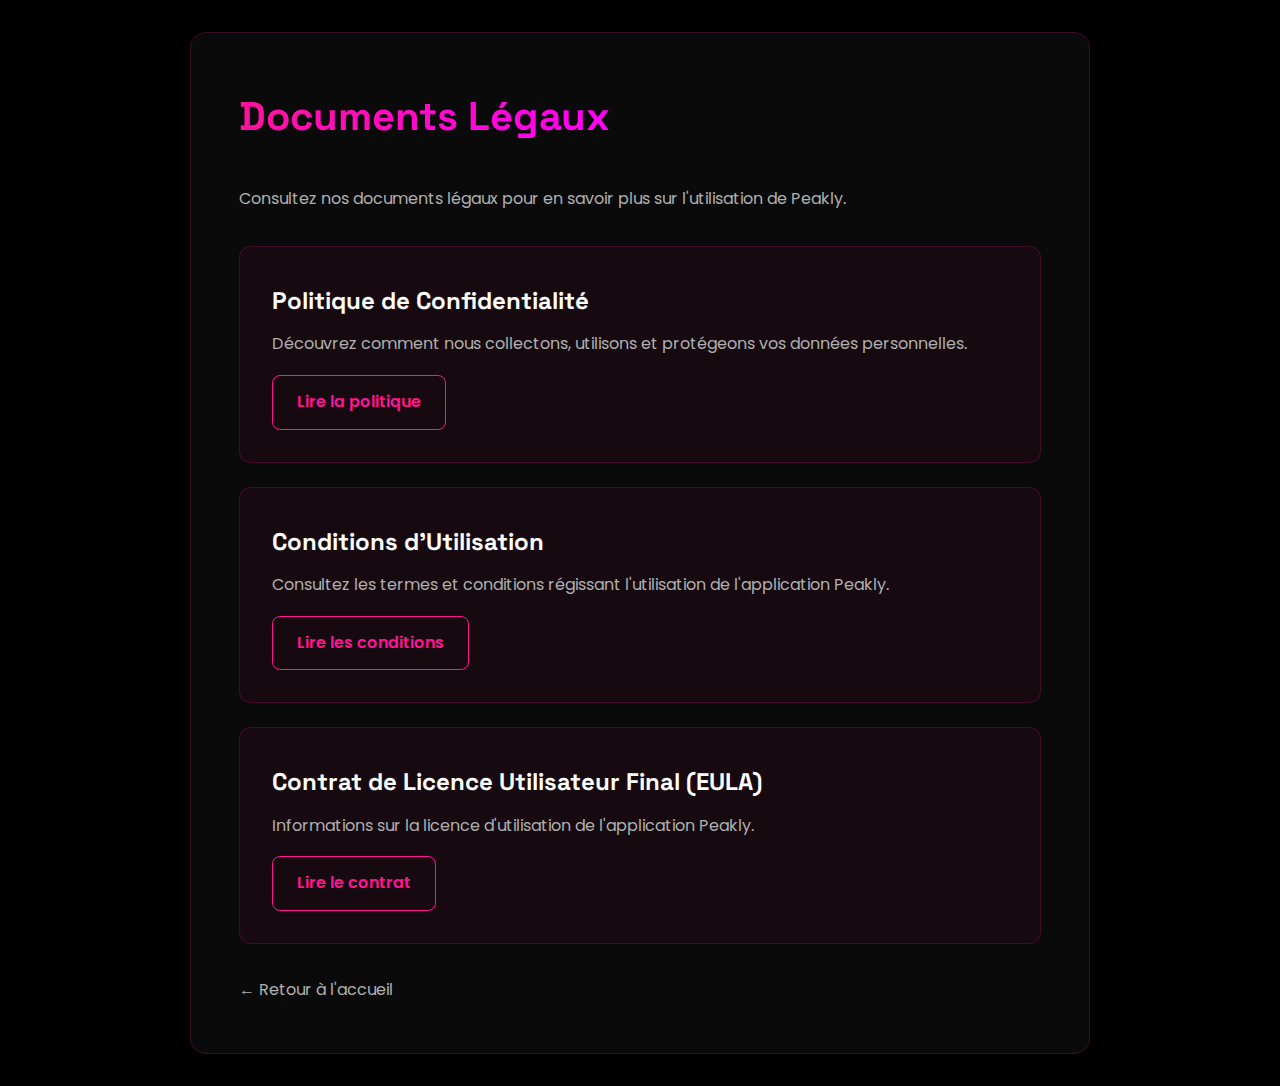
<file: legal/index.html>
<!DOCTYPE html>
<html lang="fr">
<head>
    <meta charset="UTF-8">
    <meta name="viewport" content="width=device-width, initial-scale=1.0">
    <title>Documents Légaux - Peakly</title>
    <link rel="preconnect" href="https://fonts.googleapis.com">
    <link rel="preconnect" href="https://fonts.gstatic.com" crossorigin>
    <link href="https://fonts.googleapis.com/css2?family=Space+Grotesk:wght@300;400;500;600;700&family=Poppins:wght@300;400;500;600;700;800;900&display=swap" rel="stylesheet">
    <style>
        * {
            margin: 0;
            padding: 0;
            box-sizing: border-box;
        }
        
        :root {
            --primary-pink: #FF1493;
            --fuchsia: #FF00FF;
            --magenta: #FF00CC;
            --bg-black: #000000;
            --bg-dark: #0a0a0a;
            --text-white: #ffffff;
            --text-light: #e0e0e0;
            --text-lighter: #b0b0b0;
        }
        
        body {
            font-family: 'Poppins', sans-serif;
            background: var(--bg-black);
            color: var(--text-white);
            line-height: 1.8;
            padding: 2rem;
        }
        
        .container {
            max-width: 900px;
            margin: 0 auto;
            background: var(--bg-dark);
            padding: 3rem;
            border-radius: 16px;
            border: 1px solid rgba(255, 20, 147, 0.2);
        }
        
        h1 {
            font-family: 'Space Grotesk', sans-serif;
            font-size: 2.5rem;
            margin-bottom: 2rem;
            background: linear-gradient(135deg, var(--primary-pink), var(--fuchsia), var(--magenta));
            -webkit-background-clip: text;
            -webkit-text-fill-color: transparent;
            background-clip: text;
        }
        
        .documents {
            display: flex;
            flex-direction: column;
            gap: 1.5rem;
        }
        
        .document-card {
            background: rgba(255, 20, 147, 0.05);
            border: 1px solid rgba(255, 20, 147, 0.2);
            border-radius: 12px;
            padding: 2rem;
            transition: all 0.3s ease;
        }
        
        .document-card:hover {
            background: rgba(255, 20, 147, 0.1);
            border-color: rgba(255, 20, 147, 0.4);
            transform: translateY(-2px);
        }
        
        .document-card h2 {
            font-family: 'Space Grotesk', sans-serif;
            font-size: 1.5rem;
            margin-bottom: 0.5rem;
            color: var(--text-white);
        }
        
        .document-card p {
            color: var(--text-lighter);
            margin-bottom: 1rem;
        }
        
        .document-card a {
            display: inline-block;
            color: var(--primary-pink);
            text-decoration: none;
            font-weight: 600;
            padding: 0.75rem 1.5rem;
            border: 1px solid var(--primary-pink);
            border-radius: 8px;
            transition: all 0.3s ease;
        }
        
        .document-card a:hover {
            background: var(--primary-pink);
            color: var(--text-white);
        }
        
        .back-link {
            margin-top: 2rem;
            display: inline-block;
            color: var(--text-lighter);
            text-decoration: none;
        }
        
        .back-link:hover {
            color: var(--primary-pink);
        }
    </style>
</head>
<body>
    <div class="container">
        <h1>Documents Légaux</h1>
        <p style="color: var(--text-lighter); margin-bottom: 2rem;">Consultez nos documents légaux pour en savoir plus sur l'utilisation de Peakly.</p>
        
        <div class="documents">
            <div class="document-card">
                <h2>Politique de Confidentialité</h2>
                <p>Découvrez comment nous collectons, utilisons et protégeons vos données personnelles.</p>
                <a href="/legal/privacy-policy">Lire la politique</a>
            </div>
            
            <div class="document-card">
                <h2>Conditions d'Utilisation</h2>
                <p>Consultez les termes et conditions régissant l'utilisation de l'application Peakly.</p>
                <a href="/legal/terms-of-service">Lire les conditions</a>
            </div>
            
            <div class="document-card">
                <h2>Contrat de Licence Utilisateur Final (EULA)</h2>
                <p>Informations sur la licence d'utilisation de l'application Peakly.</p>
                <a href="/legal/eula">Lire le contrat</a>
            </div>
        </div>
        
        <a href="/" class="back-link">← Retour à l'accueil</a>
    </div>
</body>
</html>
</file>
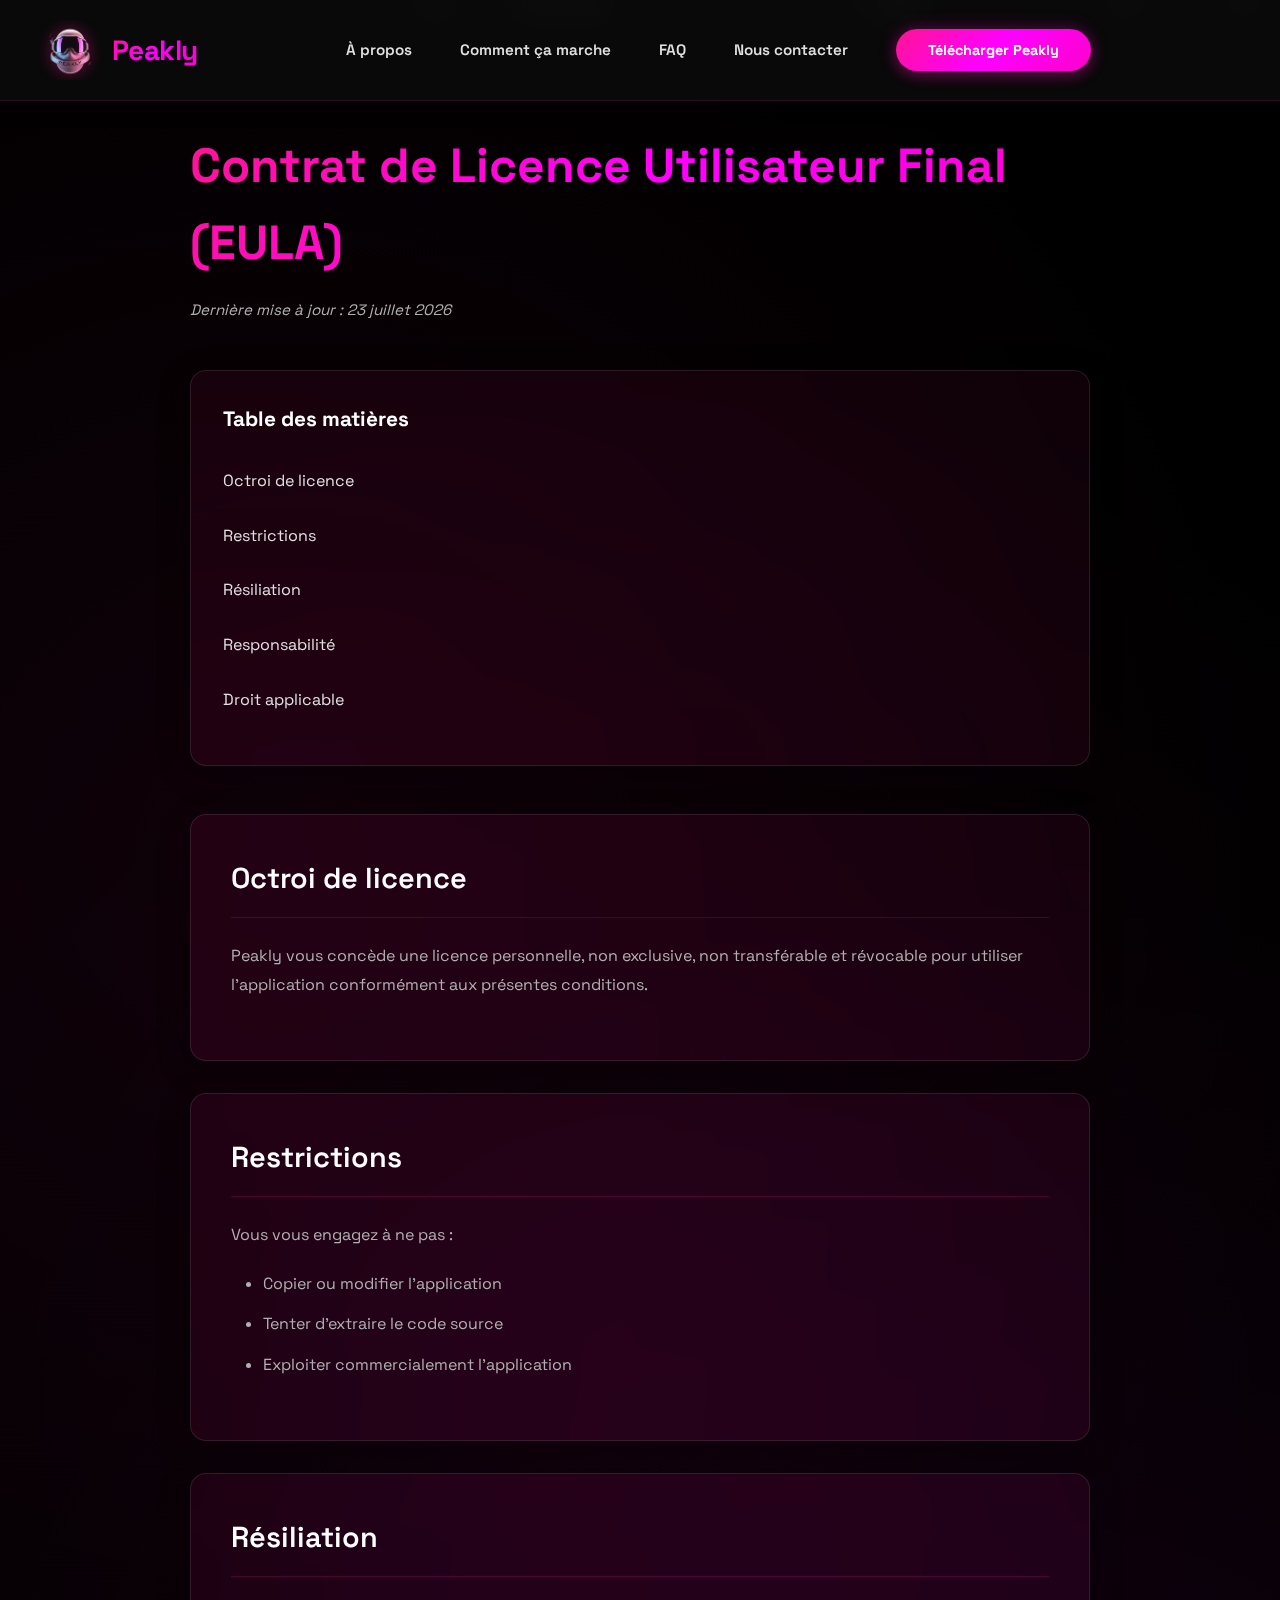
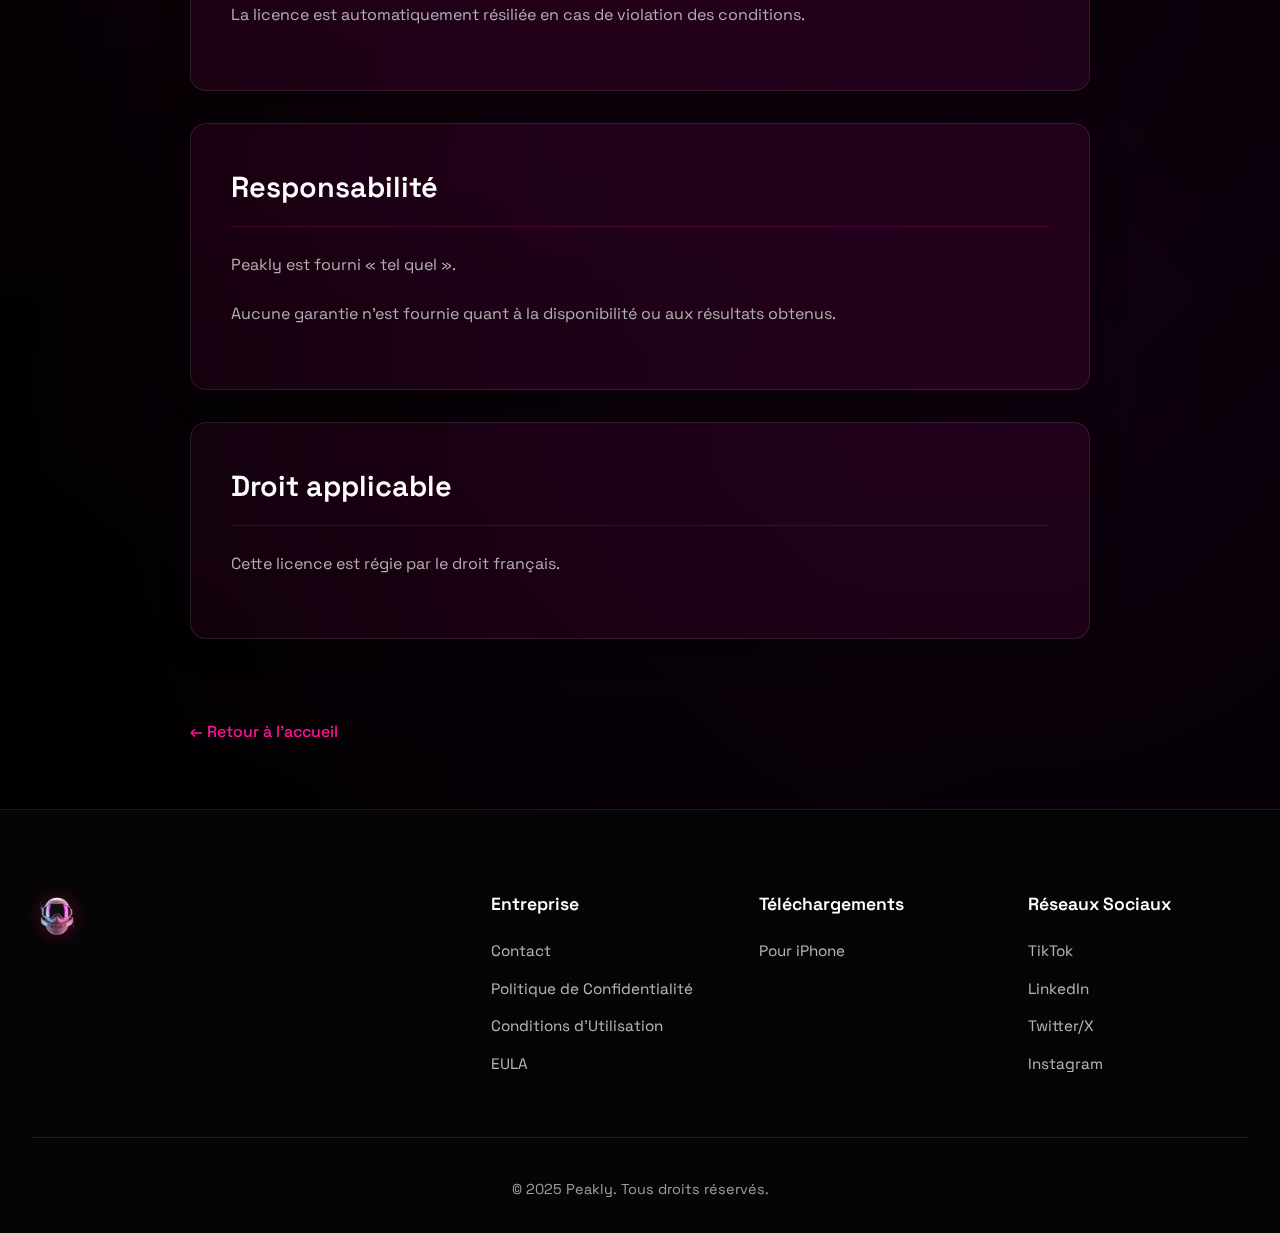
<file: eula.html>
<!DOCTYPE html>
<html lang="fr">
<head>
    <meta charset="UTF-8">
    <meta name="viewport" content="width=device-width, initial-scale=1.0">
    <title>EULA - Contrat de Licence Utilisateur Final - Peakly</title>
    <meta name="description" content="Contrat de Licence Utilisateur Final (EULA) de Peakly - Informations sur la licence d'utilisation de l'application.">
    
    <!-- Favicons - Using logo.png -->
    <link rel="icon" type="image/png" href="/logo.png">
    <link rel="shortcut icon" type="image/png" href="/logo.png">
    <link rel="apple-touch-icon" sizes="180x180" href="/logo.png">
    <link rel="apple-touch-icon" href="/logo.png">
    
    <link rel="preconnect" href="https://fonts.googleapis.com">
    <link rel="preconnect" href="https://fonts.gstatic.com" crossorigin>
    <link href="https://fonts.googleapis.com/css2?family=Space+Grotesk:wght@300;400;500;600;700&family=Poppins:wght@300;400;500;600;700;800;900&display=swap" rel="stylesheet">
    <link rel="stylesheet" href="styles.css">
    <style>
        .legal-page {
            padding: 8rem 2rem 4rem;
            min-height: 100vh;
        }

        .legal-container {
            max-width: 900px;
            margin: 0 auto;
        }

        .legal-header {
            margin-bottom: 3rem;
        }

        .legal-header h1 {
            font-family: 'Space Grotesk', sans-serif;
            font-size: 3rem;
            font-weight: 700;
            margin-bottom: 1rem;
            background: linear-gradient(135deg, var(--primary-pink), var(--fuchsia), var(--magenta));
            -webkit-background-clip: text;
            -webkit-text-fill-color: transparent;
            background-clip: text;
        }

        .legal-date {
            color: var(--text-lighter);
            font-size: 0.95rem;
            font-style: italic;
        }

        .legal-toc {
            background: rgba(255, 20, 147, 0.05);
            backdrop-filter: blur(20px) saturate(180%);
            -webkit-backdrop-filter: blur(20px) saturate(180%);
            border: 1px solid rgba(255, 255, 255, 0.1);
            border-radius: 16px;
            padding: 2rem;
            margin-bottom: 3rem;
            box-shadow: 0 8px 32px rgba(0, 0, 0, 0.3);
        }

        .legal-toc h2 {
            font-family: 'Space Grotesk', sans-serif;
            font-size: 1.3rem;
            margin-bottom: 1.5rem;
            color: var(--text-white);
        }

        .legal-toc ul {
            list-style: none;
            padding: 0;
            margin: 0;
        }

        .legal-toc li {
            margin-bottom: 0.75rem;
        }

        .legal-toc a {
            color: var(--text-light);
            text-decoration: none;
            transition: all 0.3s ease;
            display: inline-block;
            padding: 0.5rem 0;
            border-bottom: 1px solid transparent;
        }

        .legal-toc a:hover {
            color: var(--primary-pink);
            border-bottom-color: var(--primary-pink);
            transform: translateX(5px);
        }

        .legal-section {
            background: rgba(255, 20, 147, 0.05);
            backdrop-filter: blur(20px) saturate(180%);
            -webkit-backdrop-filter: blur(20px) saturate(180%);
            border: 1px solid rgba(255, 255, 255, 0.1);
            border-radius: 16px;
            padding: 2.5rem;
            margin-bottom: 2rem;
            box-shadow: 0 8px 32px rgba(0, 0, 0, 0.3);
            scroll-margin-top: 100px;
        }

        .legal-section h2 {
            font-family: 'Space Grotesk', sans-serif;
            font-size: 1.8rem;
            font-weight: 600;
            margin-bottom: 1.5rem;
            color: var(--text-white);
            padding-bottom: 1rem;
            border-bottom: 1px solid rgba(255, 20, 147, 0.2);
        }

        .legal-section h3 {
            font-family: 'Space Grotesk', sans-serif;
            font-size: 1.3rem;
            font-weight: 600;
            margin-top: 1.5rem;
            margin-bottom: 1rem;
            color: var(--text-white);
        }

        .legal-section p {
            color: var(--text-lighter);
            line-height: 1.8;
            margin-bottom: 1.25rem;
            font-size: 1rem;
        }

        .legal-section ul {
            color: var(--text-lighter);
            margin-left: 2rem;
            margin-bottom: 1.25rem;
            line-height: 1.8;
        }

        .legal-section li {
            margin-bottom: 0.75rem;
        }

        .legal-section strong {
            color: var(--text-white);
            font-weight: 600;
        }

        .legal-back-link {
            display: inline-flex;
            align-items: center;
            gap: 0.5rem;
            color: var(--primary-pink);
            text-decoration: none;
            margin-top: 3rem;
            font-weight: 500;
            transition: all 0.3s ease;
        }

        .legal-back-link:hover {
            color: var(--fuchsia);
            transform: translateX(-5px);
        }

        @media (max-width: 768px) {
            .legal-page {
                padding: 6rem 1.5rem 3rem;
            }

            .legal-header h1 {
                font-size: 2.2rem;
            }

            .legal-toc,
            .legal-section {
                padding: 1.5rem;
            }

            .legal-section h2 {
                font-size: 1.5rem;
            }
        }
    </style>
</head>
<body>
    <!-- Snow Animation Container -->
    <div class="snow-container" id="snowContainer"></div>
    
    <!-- Header -->
    <header class="header">
        <nav class="nav">
            <div class="nav-container">
                <div class="logo-container">
                    <div class="logo-img">
                        <img src="logo.png" alt="Peakly" class="logo-image" />
                    </div>
                    <a href="/" class="logo-text" style="text-decoration: none; color: inherit;">Peakly</a>
                </div>
                <ul class="nav-menu">
                    <li><a href="/#about" class="nav-link">À propos</a></li>
                    <li><a href="/#how-it-works" class="nav-link">Comment ça marche</a></li>
                    <li><a href="/#faq" class="nav-link">FAQ</a></li>
                    <li><a href="/#contact" class="nav-link">Nous contacter</a></li>
                    <li><a href="/#download" class="btn-download">Télécharger Peakly</a></li>
                </ul>
                <button class="mobile-menu-toggle" aria-label="Toggle menu">
                    <span></span>
                    <span></span>
                    <span></span>
                </button>
            </div>
        </nav>
    </header>

    <main class="legal-page">
        <div class="legal-container">
            <div class="legal-header">
                <h1>Contrat de Licence Utilisateur Final (EULA)</h1>
                <p class="legal-date">Dernière mise à jour : <span id="updateDate"></span></p>
            </div>

            <nav class="legal-toc" aria-label="Table des matières">
                <h2>Table des matières</h2>
                <ul>
                    <li><a href="#licence">Octroi de licence</a></li>
                    <li><a href="#restrictions">Restrictions</a></li>
                    <li><a href="#resiliation">Résiliation</a></li>
                    <li><a href="#responsabilite">Responsabilité</a></li>
                    <li><a href="#droit">Droit applicable</a></li>
                </ul>
            </nav>

            <section class="legal-section" id="licence">
                <h2>Octroi de licence</h2>
                <p>Peakly vous concède une licence personnelle, non exclusive, non transférable et révocable pour utiliser l'application conformément aux présentes conditions.</p>
            </section>

            <section class="legal-section" id="restrictions">
                <h2>Restrictions</h2>
                <p>Vous vous engagez à ne pas :</p>
                <ul>
                    <li>Copier ou modifier l'application</li>
                    <li>Tenter d'extraire le code source</li>
                    <li>Exploiter commercialement l'application</li>
                </ul>
            </section>

            <section class="legal-section" id="resiliation">
                <h2>Résiliation</h2>
                <p>La licence est automatiquement résiliée en cas de violation des conditions.</p>
            </section>

            <section class="legal-section" id="responsabilite">
                <h2>Responsabilité</h2>
                <p>Peakly est fourni « tel quel ».</p>
                <p>Aucune garantie n'est fournie quant à la disponibilité ou aux résultats obtenus.</p>
            </section>

            <section class="legal-section" id="droit">
                <h2>Droit applicable</h2>
                <p>Cette licence est régie par le droit français.</p>
            </section>

            <a href="/" class="legal-back-link">
                ← Retour à l'accueil
            </a>
        </div>
    </main>

    <!-- Footer -->
    <footer class="footer">
        <div class="footer-container">
            <div class="footer-brand">
                <img src="logo.png" alt="Peakly" class="footer-logo">
            </div>
            <div class="footer-links">
                <div class="footer-column">
                    <h4>Entreprise</h4>
                    <ul>
                        <li><a href="/#contact">Contact</a></li>
                        <li><a href="/privacy-policy">Politique de Confidentialité</a></li>
                        <li><a href="/terms-of-service">Conditions d'Utilisation</a></li>
                        <li><a href="/eula">EULA</a></li>
                    </ul>
                </div>
                <div class="footer-column">
                    <h4>Téléchargements</h4>
                    <ul>
                        <li><a href="/#download">Pour iPhone</a></li>
                    </ul>
                </div>
                <div class="footer-column">
                    <h4>Réseaux Sociaux</h4>
                    <ul>
                        <li><a href="#tiktok">TikTok</a></li>
                        <li><a href="#linkedin">LinkedIn</a></li>
                        <li><a href="#twitter">Twitter/X</a></li>
                        <li><a href="#instagram">Instagram</a></li>
                    </ul>
                </div>
            </div>
        </div>
        <div class="footer-bottom">
            <p>© 2025 Peakly. Tous droits réservés.</p>
        </div>
    </footer>

    <script src="script.js"></script>
    <script>
        document.getElementById('updateDate').textContent = new Date().toLocaleDateString('fr-FR', { year: 'numeric', month: 'long', day: 'numeric' });
    </script>
</body>
</html>
</file>
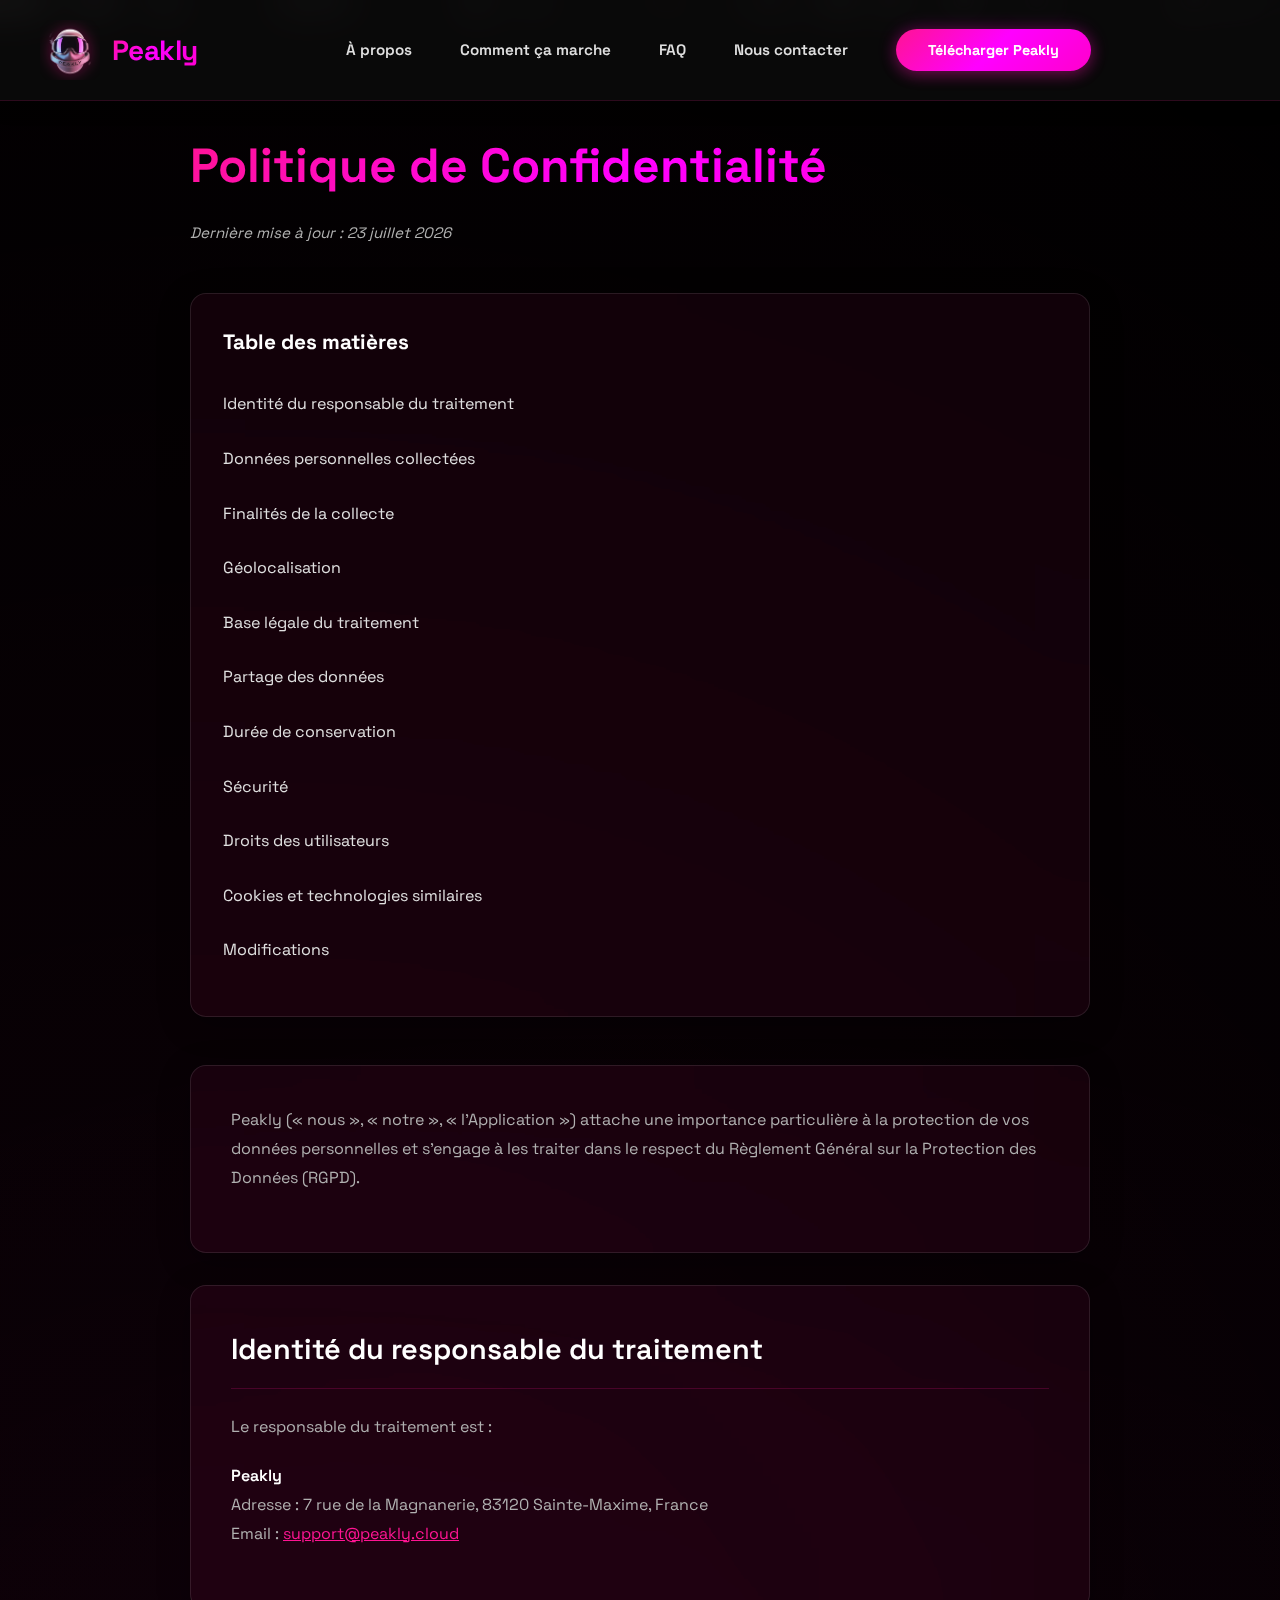
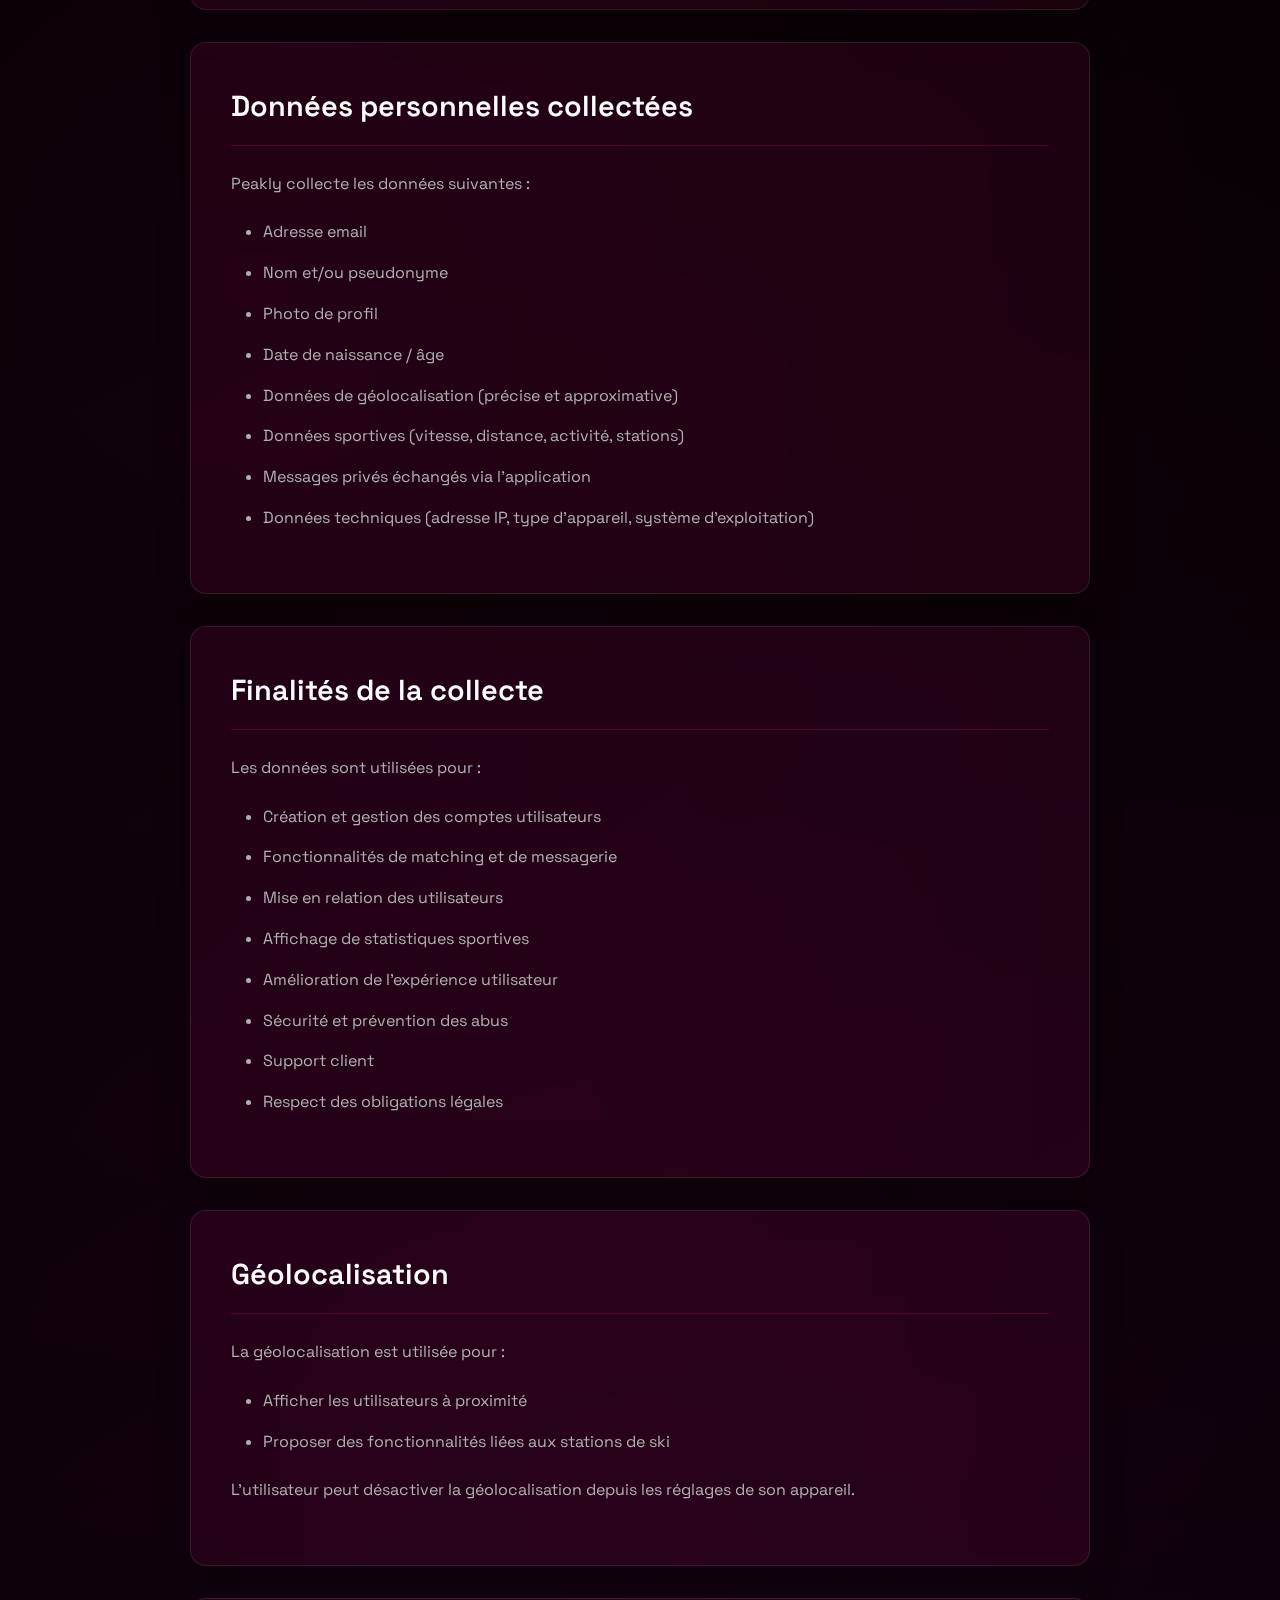
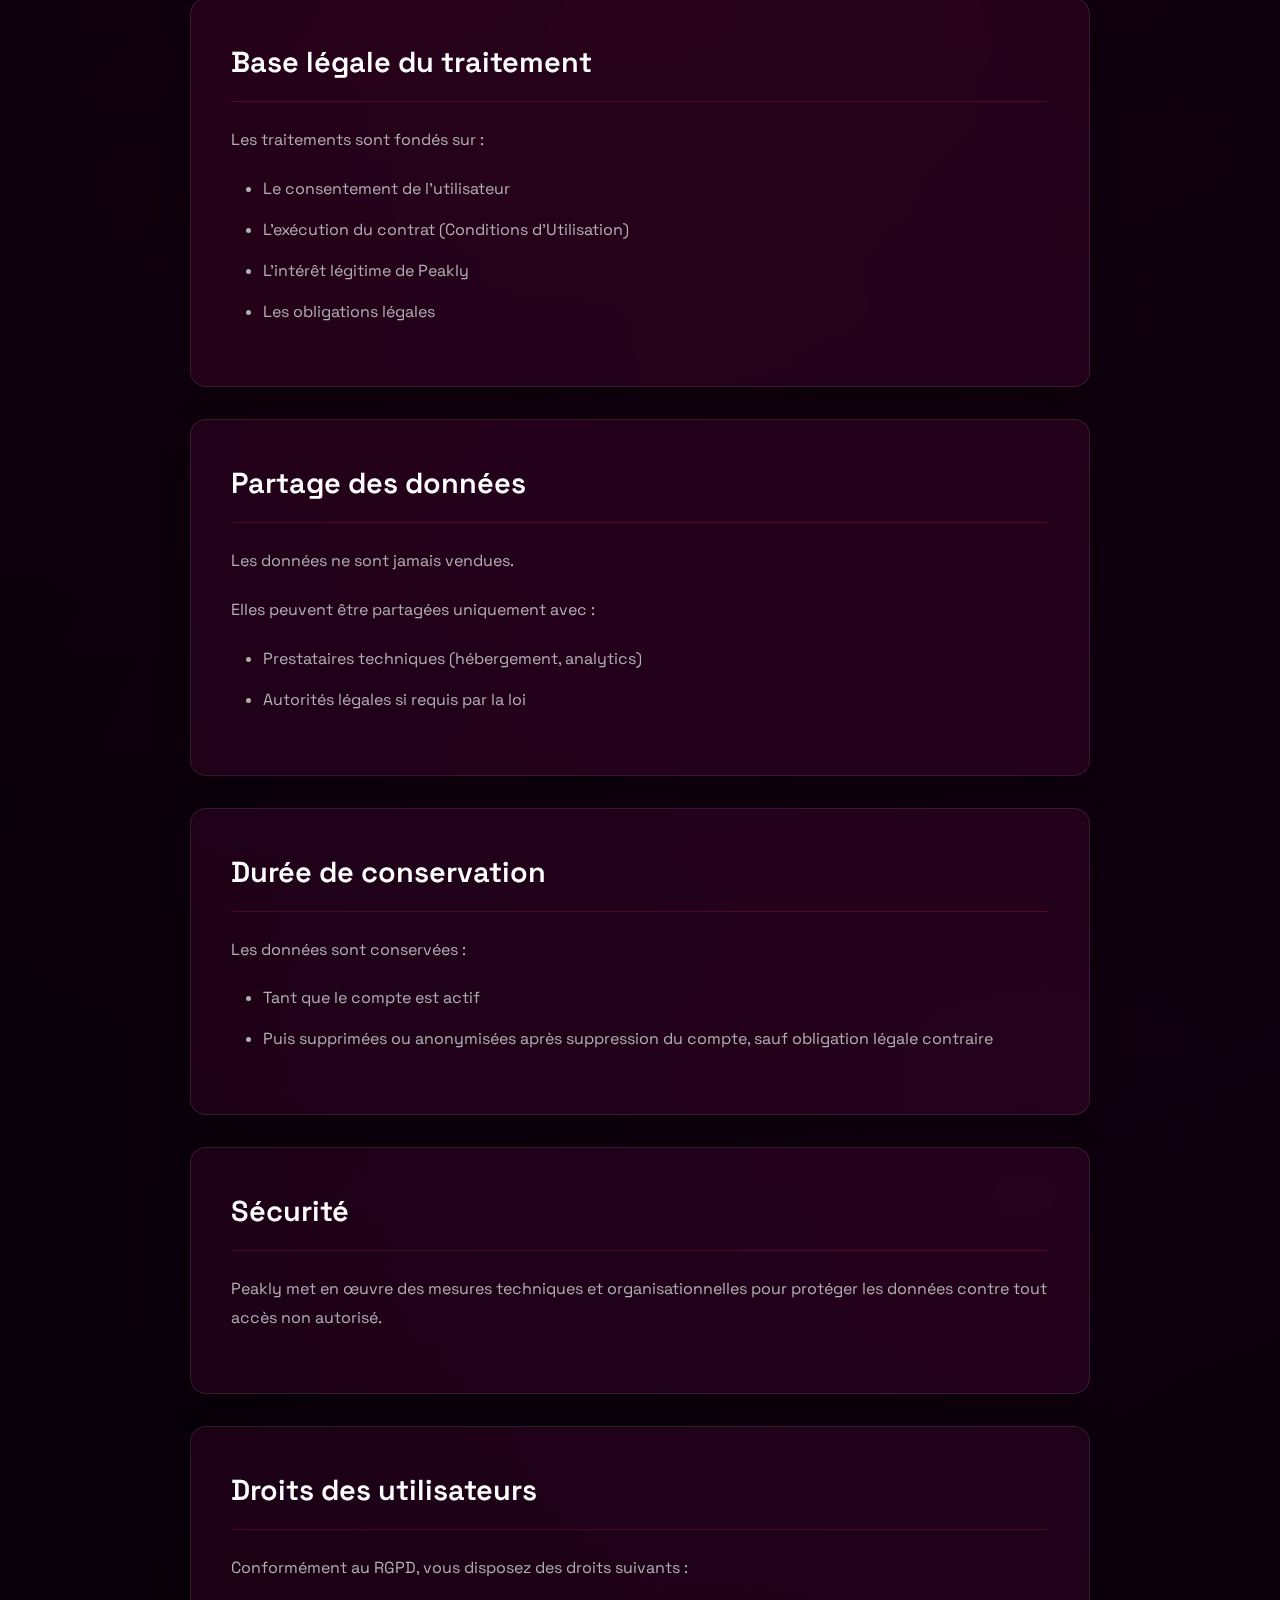
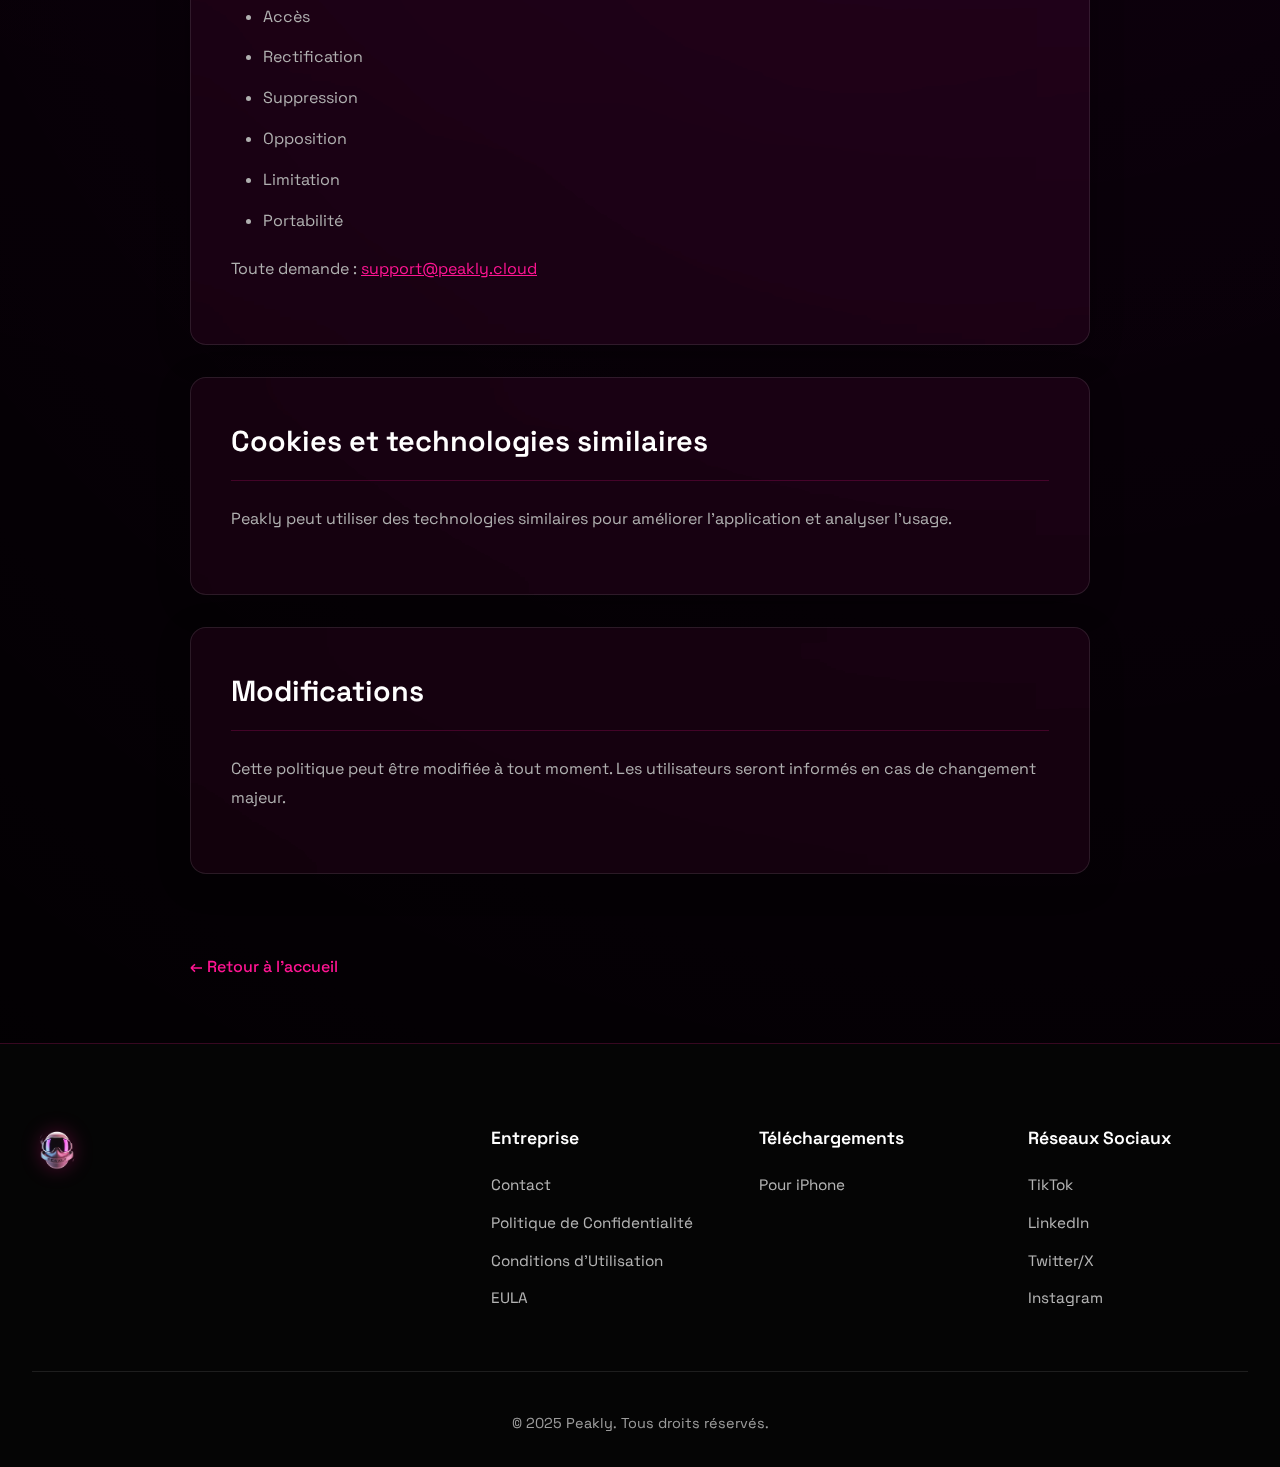
<file: privacy-policy.html>
<!DOCTYPE html>
<html lang="fr">
<head>
    <meta charset="UTF-8">
    <meta name="viewport" content="width=device-width, initial-scale=1.0">
    <title>Politique de Confidentialité - Peakly</title>
    <meta name="description" content="Politique de confidentialité de Peakly - Découvrez comment nous collectons, utilisons et protégeons vos données personnelles conformément au RGPD.">
    
    <!-- Favicons - Using logo.png -->
    <link rel="icon" type="image/png" href="/logo.png">
    <link rel="shortcut icon" type="image/png" href="/logo.png">
    <link rel="apple-touch-icon" sizes="180x180" href="/logo.png">
    <link rel="apple-touch-icon" href="/logo.png">
    
    <link rel="preconnect" href="https://fonts.googleapis.com">
    <link rel="preconnect" href="https://fonts.gstatic.com" crossorigin>
    <link href="https://fonts.googleapis.com/css2?family=Space+Grotesk:wght@300;400;500;600;700&family=Poppins:wght@300;400;500;600;700;800;900&display=swap" rel="stylesheet">
    <link rel="stylesheet" href="styles.css">
    <style>
        .legal-page {
            padding: 8rem 2rem 4rem;
            min-height: 100vh;
        }

        .legal-container {
            max-width: 900px;
            margin: 0 auto;
        }

        .legal-header {
            margin-bottom: 3rem;
        }

        .legal-header h1 {
            font-family: 'Space Grotesk', sans-serif;
            font-size: 3rem;
            font-weight: 700;
            margin-bottom: 1rem;
            background: linear-gradient(135deg, var(--primary-pink), var(--fuchsia), var(--magenta));
            -webkit-background-clip: text;
            -webkit-text-fill-color: transparent;
            background-clip: text;
        }

        .legal-date {
            color: var(--text-lighter);
            font-size: 0.95rem;
            font-style: italic;
        }

        .legal-toc {
            background: rgba(255, 20, 147, 0.05);
            backdrop-filter: blur(20px) saturate(180%);
            -webkit-backdrop-filter: blur(20px) saturate(180%);
            border: 1px solid rgba(255, 255, 255, 0.1);
            border-radius: 16px;
            padding: 2rem;
            margin-bottom: 3rem;
            box-shadow: 0 8px 32px rgba(0, 0, 0, 0.3);
        }

        .legal-toc h2 {
            font-family: 'Space Grotesk', sans-serif;
            font-size: 1.3rem;
            margin-bottom: 1.5rem;
            color: var(--text-white);
        }

        .legal-toc ul {
            list-style: none;
            padding: 0;
            margin: 0;
        }

        .legal-toc li {
            margin-bottom: 0.75rem;
        }

        .legal-toc a {
            color: var(--text-light);
            text-decoration: none;
            transition: all 0.3s ease;
            display: inline-block;
            padding: 0.5rem 0;
            border-bottom: 1px solid transparent;
        }

        .legal-toc a:hover {
            color: var(--primary-pink);
            border-bottom-color: var(--primary-pink);
            transform: translateX(5px);
        }

        .legal-section {
            background: rgba(255, 20, 147, 0.05);
            backdrop-filter: blur(20px) saturate(180%);
            -webkit-backdrop-filter: blur(20px) saturate(180%);
            border: 1px solid rgba(255, 255, 255, 0.1);
            border-radius: 16px;
            padding: 2.5rem;
            margin-bottom: 2rem;
            box-shadow: 0 8px 32px rgba(0, 0, 0, 0.3);
            scroll-margin-top: 100px;
        }

        .legal-section h2 {
            font-family: 'Space Grotesk', sans-serif;
            font-size: 1.8rem;
            font-weight: 600;
            margin-bottom: 1.5rem;
            color: var(--text-white);
            padding-bottom: 1rem;
            border-bottom: 1px solid rgba(255, 20, 147, 0.2);
        }

        .legal-section h3 {
            font-family: 'Space Grotesk', sans-serif;
            font-size: 1.3rem;
            font-weight: 600;
            margin-top: 1.5rem;
            margin-bottom: 1rem;
            color: var(--text-white);
        }

        .legal-section p {
            color: var(--text-lighter);
            line-height: 1.8;
            margin-bottom: 1.25rem;
            font-size: 1rem;
        }

        .legal-section ul {
            color: var(--text-lighter);
            margin-left: 2rem;
            margin-bottom: 1.25rem;
            line-height: 1.8;
        }

        .legal-section li {
            margin-bottom: 0.75rem;
        }

        .legal-section strong {
            color: var(--text-white);
            font-weight: 600;
        }

        .legal-back-link {
            display: inline-flex;
            align-items: center;
            gap: 0.5rem;
            color: var(--primary-pink);
            text-decoration: none;
            margin-top: 3rem;
            font-weight: 500;
            transition: all 0.3s ease;
        }

        .legal-back-link:hover {
            color: var(--fuchsia);
            transform: translateX(-5px);
        }

        @media (max-width: 768px) {
            .legal-page {
                padding: 6rem 1.5rem 3rem;
            }

            .legal-header h1 {
                font-size: 2.2rem;
            }

            .legal-toc,
            .legal-section {
                padding: 1.5rem;
            }

            .legal-section h2 {
                font-size: 1.5rem;
            }
        }
    </style>
</head>
<body>
    <!-- Snow Animation Container -->
    <div class="snow-container" id="snowContainer"></div>
    
    <!-- Header -->
    <header class="header">
        <nav class="nav">
            <div class="nav-container">
                <div class="logo-container">
                    <div class="logo-img">
                        <img src="logo.png" alt="Peakly" class="logo-image" />
                    </div>
                    <a href="/" class="logo-text" style="text-decoration: none; color: inherit;">Peakly</a>
                </div>
                <ul class="nav-menu">
                    <li><a href="/#about" class="nav-link">À propos</a></li>
                    <li><a href="/#how-it-works" class="nav-link">Comment ça marche</a></li>
                    <li><a href="/#faq" class="nav-link">FAQ</a></li>
                    <li><a href="/#contact" class="nav-link">Nous contacter</a></li>
                    <li><a href="/#download" class="btn-download">Télécharger Peakly</a></li>
                </ul>
                <button class="mobile-menu-toggle" aria-label="Toggle menu">
                    <span></span>
                    <span></span>
                    <span></span>
                </button>
            </div>
        </nav>
    </header>

    <main class="legal-page">
        <div class="legal-container">
            <div class="legal-header">
                <h1>Politique de Confidentialité</h1>
                <p class="legal-date">Dernière mise à jour : <span id="updateDate"></span></p>
            </div>

            <nav class="legal-toc" aria-label="Table des matières">
                <h2>Table des matières</h2>
                <ul>
                    <li><a href="#identite">Identité du responsable du traitement</a></li>
                    <li><a href="#donnees">Données personnelles collectées</a></li>
                    <li><a href="#finalites">Finalités de la collecte</a></li>
                    <li><a href="#geolocalisation">Géolocalisation</a></li>
                    <li><a href="#base-legale">Base légale du traitement</a></li>
                    <li><a href="#partage">Partage des données</a></li>
                    <li><a href="#conservation">Durée de conservation</a></li>
                    <li><a href="#securite">Sécurité</a></li>
                    <li><a href="#droits">Droits des utilisateurs</a></li>
                    <li><a href="#cookies">Cookies et technologies similaires</a></li>
                    <li><a href="#modifications">Modifications</a></li>
                </ul>
            </nav>

            <section class="legal-section" id="intro">
                <p>Peakly (« nous », « notre », « l'Application ») attache une importance particulière à la protection de vos données personnelles et s'engage à les traiter dans le respect du Règlement Général sur la Protection des Données (RGPD).</p>
            </section>

            <section class="legal-section" id="identite">
                <h2>Identité du responsable du traitement</h2>
                <p>Le responsable du traitement est :</p>
                <p>
                    <strong>Peakly</strong><br>
                    Adresse : 7 rue de la Magnanerie, 83120 Sainte-Maxime, France<br>
                    Email : <a href="mailto:support@peakly.cloud" style="color: var(--primary-pink);">support@peakly.cloud</a>
                </p>
            </section>

            <section class="legal-section" id="donnees">
                <h2>Données personnelles collectées</h2>
                <p>Peakly collecte les données suivantes :</p>
                <ul>
                    <li>Adresse email</li>
                    <li>Nom et/ou pseudonyme</li>
                    <li>Photo de profil</li>
                    <li>Date de naissance / âge</li>
                    <li>Données de géolocalisation (précise et approximative)</li>
                    <li>Données sportives (vitesse, distance, activité, stations)</li>
                    <li>Messages privés échangés via l'application</li>
                    <li>Données techniques (adresse IP, type d'appareil, système d'exploitation)</li>
                </ul>
            </section>

            <section class="legal-section" id="finalites">
                <h2>Finalités de la collecte</h2>
                <p>Les données sont utilisées pour :</p>
                <ul>
                    <li>Création et gestion des comptes utilisateurs</li>
                    <li>Fonctionnalités de matching et de messagerie</li>
                    <li>Mise en relation des utilisateurs</li>
                    <li>Affichage de statistiques sportives</li>
                    <li>Amélioration de l'expérience utilisateur</li>
                    <li>Sécurité et prévention des abus</li>
                    <li>Support client</li>
                    <li>Respect des obligations légales</li>
                </ul>
            </section>

            <section class="legal-section" id="geolocalisation">
                <h2>Géolocalisation</h2>
                <p>La géolocalisation est utilisée pour :</p>
                <ul>
                    <li>Afficher les utilisateurs à proximité</li>
                    <li>Proposer des fonctionnalités liées aux stations de ski</li>
                </ul>
                <p>L'utilisateur peut désactiver la géolocalisation depuis les réglages de son appareil.</p>
            </section>

            <section class="legal-section" id="base-legale">
                <h2>Base légale du traitement</h2>
                <p>Les traitements sont fondés sur :</p>
                <ul>
                    <li>Le consentement de l'utilisateur</li>
                    <li>L'exécution du contrat (Conditions d'Utilisation)</li>
                    <li>L'intérêt légitime de Peakly</li>
                    <li>Les obligations légales</li>
                </ul>
            </section>

            <section class="legal-section" id="partage">
                <h2>Partage des données</h2>
                <p>Les données ne sont jamais vendues.</p>
                <p>Elles peuvent être partagées uniquement avec :</p>
                <ul>
                    <li>Prestataires techniques (hébergement, analytics)</li>
                    <li>Autorités légales si requis par la loi</li>
                </ul>
            </section>

            <section class="legal-section" id="conservation">
                <h2>Durée de conservation</h2>
                <p>Les données sont conservées :</p>
                <ul>
                    <li>Tant que le compte est actif</li>
                    <li>Puis supprimées ou anonymisées après suppression du compte, sauf obligation légale contraire</li>
                </ul>
            </section>

            <section class="legal-section" id="securite">
                <h2>Sécurité</h2>
                <p>Peakly met en œuvre des mesures techniques et organisationnelles pour protéger les données contre tout accès non autorisé.</p>
            </section>

            <section class="legal-section" id="droits">
                <h2>Droits des utilisateurs</h2>
                <p>Conformément au RGPD, vous disposez des droits suivants :</p>
                <ul>
                    <li>Accès</li>
                    <li>Rectification</li>
                    <li>Suppression</li>
                    <li>Opposition</li>
                    <li>Limitation</li>
                    <li>Portabilité</li>
                </ul>
                <p>Toute demande : <a href="mailto:support@peakly.cloud" style="color: var(--primary-pink);">support@peakly.cloud</a></p>
            </section>

            <section class="legal-section" id="cookies">
                <h2>Cookies et technologies similaires</h2>
                <p>Peakly peut utiliser des technologies similaires pour améliorer l'application et analyser l'usage.</p>
            </section>

            <section class="legal-section" id="modifications">
                <h2>Modifications</h2>
                <p>Cette politique peut être modifiée à tout moment. Les utilisateurs seront informés en cas de changement majeur.</p>
            </section>

            <a href="/" class="legal-back-link">
                ← Retour à l'accueil
            </a>
        </div>
    </main>

    <!-- Footer -->
    <footer class="footer">
        <div class="footer-container">
            <div class="footer-brand">
                <img src="logo.png" alt="Peakly" class="footer-logo">
            </div>
            <div class="footer-links">
                <div class="footer-column">
                    <h4>Entreprise</h4>
                    <ul>
                        <li><a href="/#contact">Contact</a></li>
                        <li><a href="/privacy-policy">Politique de Confidentialité</a></li>
                        <li><a href="/terms-of-service">Conditions d'Utilisation</a></li>
                        <li><a href="/eula">EULA</a></li>
                    </ul>
                </div>
                <div class="footer-column">
                    <h4>Téléchargements</h4>
                    <ul>
                        <li><a href="/#download">Pour iPhone</a></li>
                    </ul>
                </div>
                <div class="footer-column">
                    <h4>Réseaux Sociaux</h4>
                    <ul>
                        <li><a href="#tiktok">TikTok</a></li>
                        <li><a href="#linkedin">LinkedIn</a></li>
                        <li><a href="#twitter">Twitter/X</a></li>
                        <li><a href="#instagram">Instagram</a></li>
                    </ul>
                </div>
            </div>
        </div>
        <div class="footer-bottom">
            <p>© 2025 Peakly. Tous droits réservés.</p>
        </div>
    </footer>

    <script src="script.js"></script>
    <script>
        document.getElementById('updateDate').textContent = new Date().toLocaleDateString('fr-FR', { year: 'numeric', month: 'long', day: 'numeric' });
    </script>
</body>
</html>
</file>
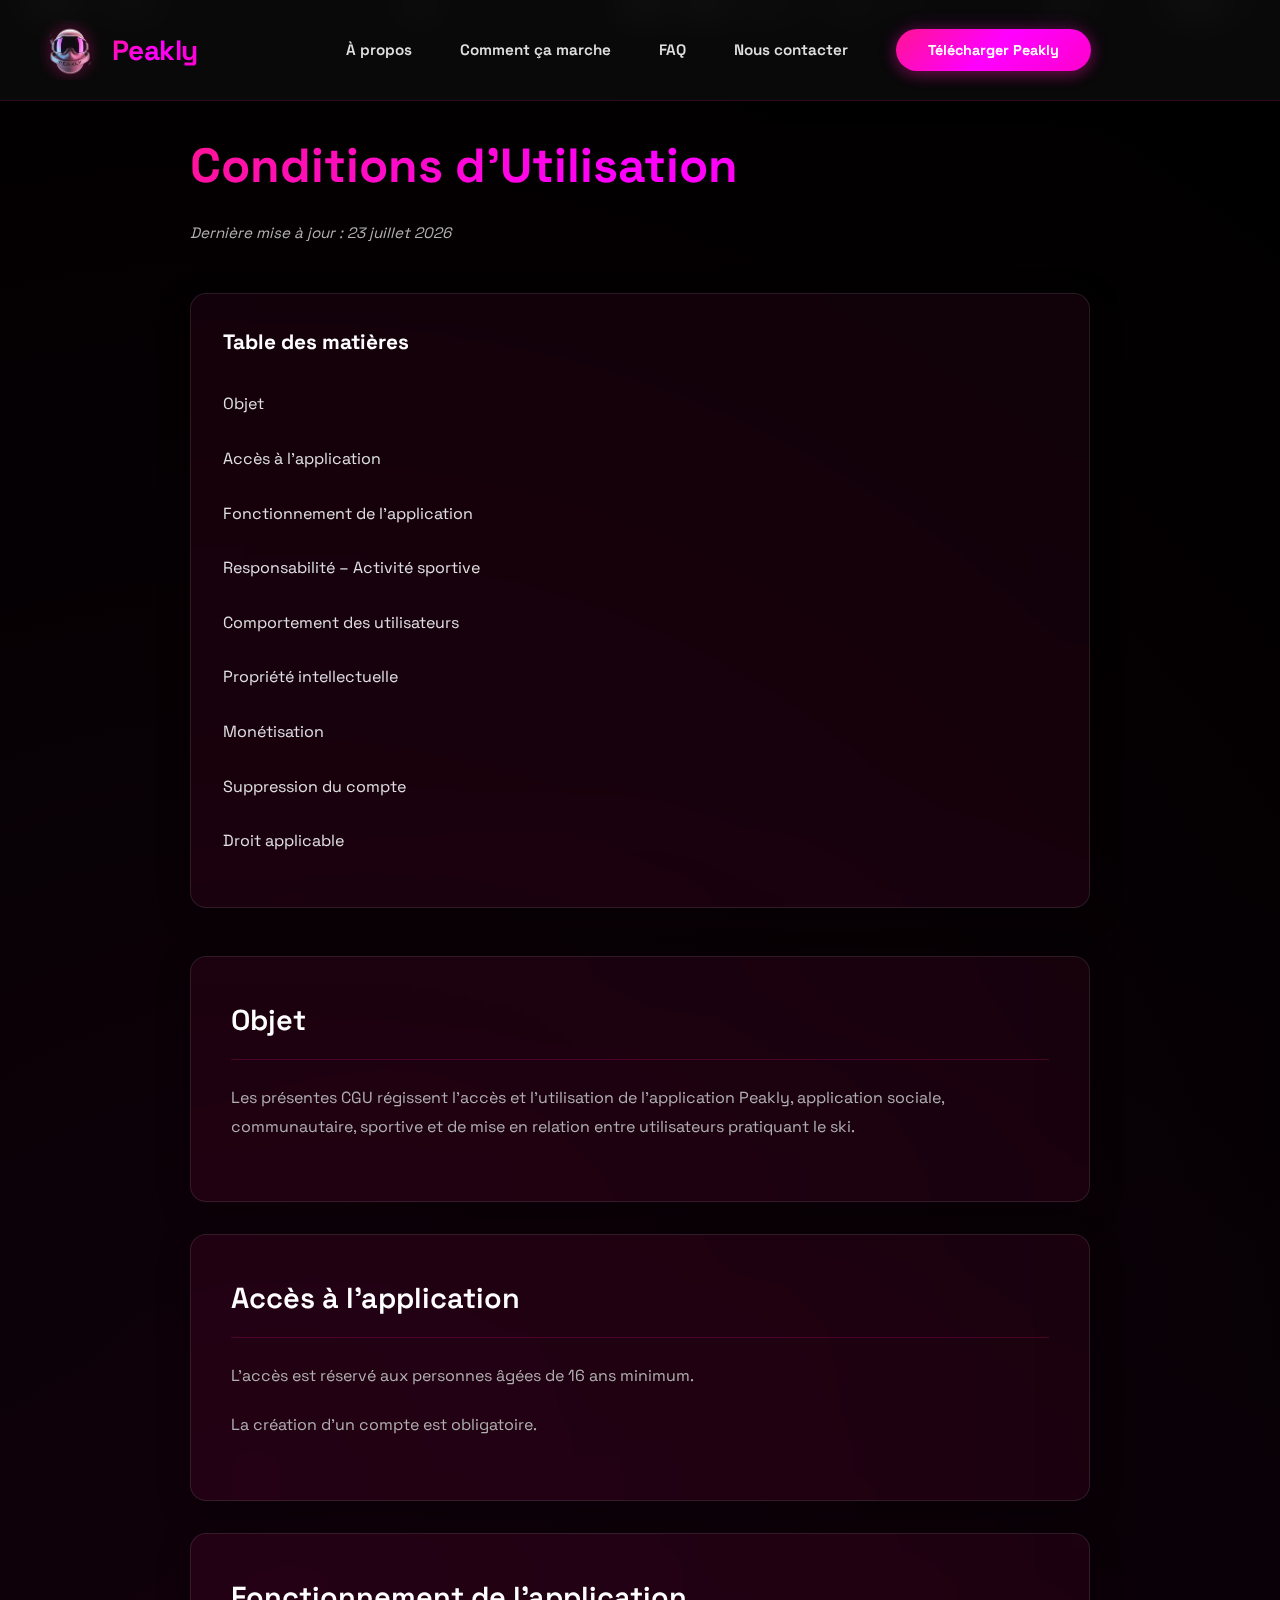
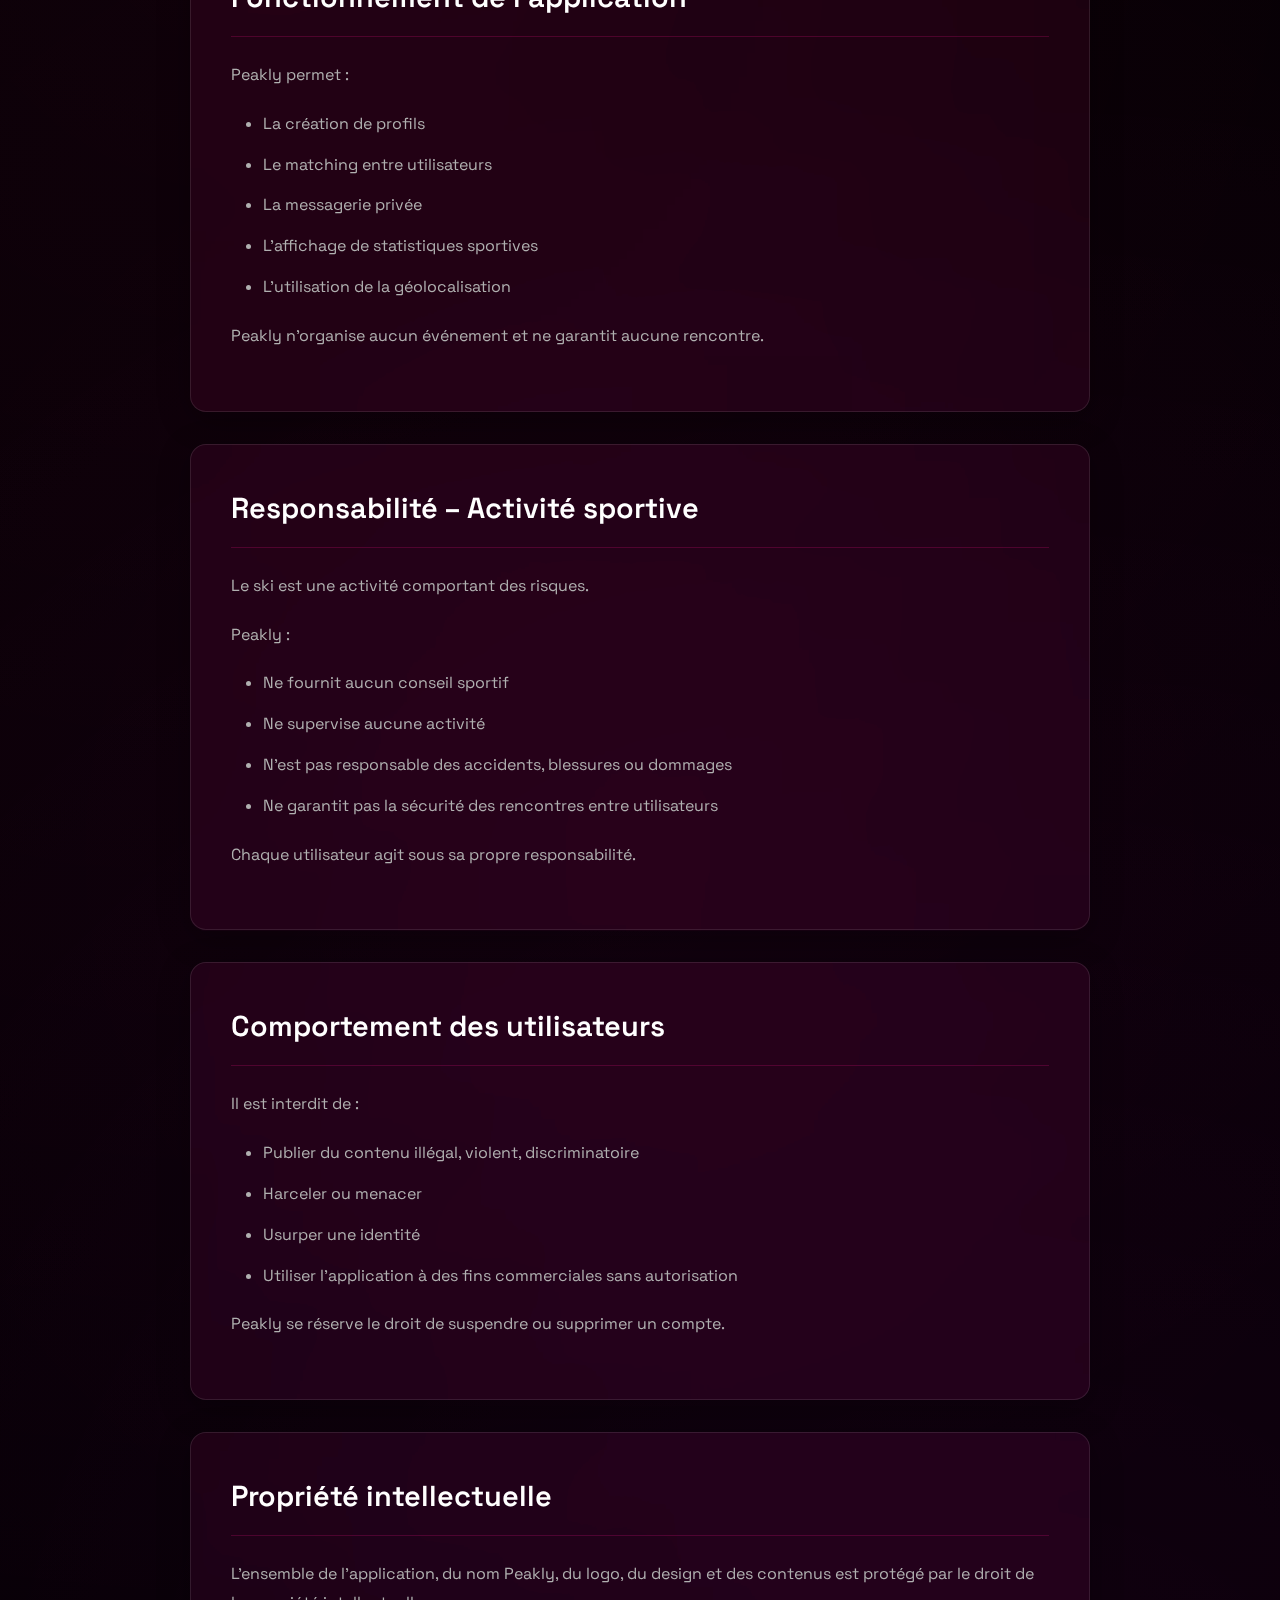
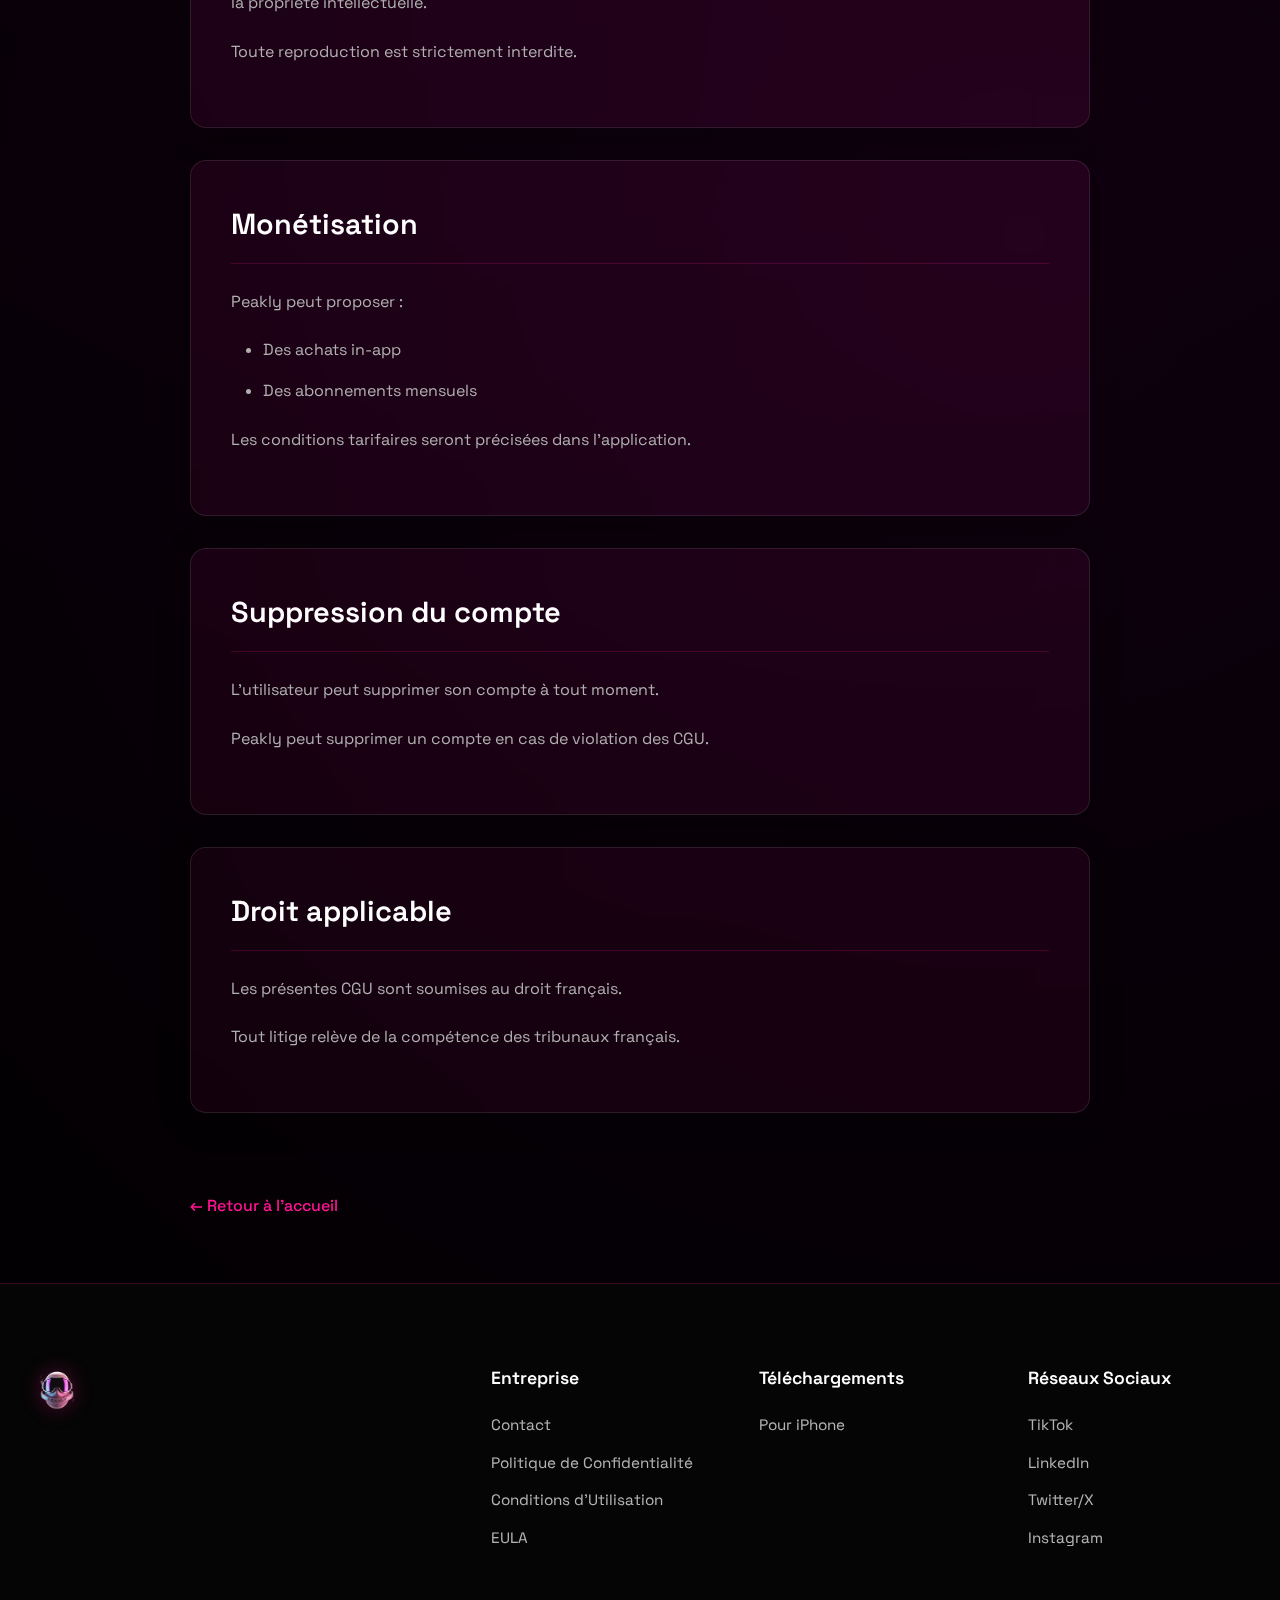
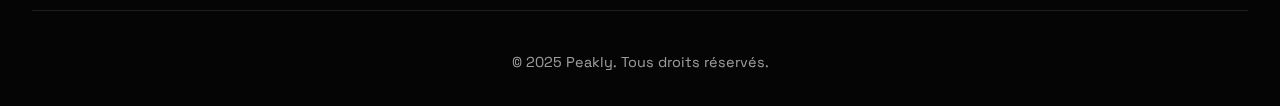
<file: terms-of-service.html>
<!DOCTYPE html>
<html lang="fr">
<head>
    <meta charset="UTF-8">
    <meta name="viewport" content="width=device-width, initial-scale=1.0">
    <title>Conditions d'Utilisation - Peakly</title>
    <meta name="description" content="Conditions d'utilisation de Peakly - Consultez les termes et conditions régissant l'utilisation de notre application sociale pour skieurs et snowboarders.">
    
    <!-- Favicons - Using logo.png -->
    <link rel="icon" type="image/png" href="/logo.png">
    <link rel="shortcut icon" type="image/png" href="/logo.png">
    <link rel="apple-touch-icon" sizes="180x180" href="/logo.png">
    <link rel="apple-touch-icon" href="/logo.png">
    
    <link rel="preconnect" href="https://fonts.googleapis.com">
    <link rel="preconnect" href="https://fonts.gstatic.com" crossorigin>
    <link href="https://fonts.googleapis.com/css2?family=Space+Grotesk:wght@300;400;500;600;700&family=Poppins:wght@300;400;500;600;700;800;900&display=swap" rel="stylesheet">
    <link rel="stylesheet" href="styles.css">
    <style>
        .legal-page {
            padding: 8rem 2rem 4rem;
            min-height: 100vh;
        }

        .legal-container {
            max-width: 900px;
            margin: 0 auto;
        }

        .legal-header {
            margin-bottom: 3rem;
        }

        .legal-header h1 {
            font-family: 'Space Grotesk', sans-serif;
            font-size: 3rem;
            font-weight: 700;
            margin-bottom: 1rem;
            background: linear-gradient(135deg, var(--primary-pink), var(--fuchsia), var(--magenta));
            -webkit-background-clip: text;
            -webkit-text-fill-color: transparent;
            background-clip: text;
        }

        .legal-date {
            color: var(--text-lighter);
            font-size: 0.95rem;
            font-style: italic;
        }

        .legal-toc {
            background: rgba(255, 20, 147, 0.05);
            backdrop-filter: blur(20px) saturate(180%);
            -webkit-backdrop-filter: blur(20px) saturate(180%);
            border: 1px solid rgba(255, 255, 255, 0.1);
            border-radius: 16px;
            padding: 2rem;
            margin-bottom: 3rem;
            box-shadow: 0 8px 32px rgba(0, 0, 0, 0.3);
        }

        .legal-toc h2 {
            font-family: 'Space Grotesk', sans-serif;
            font-size: 1.3rem;
            margin-bottom: 1.5rem;
            color: var(--text-white);
        }

        .legal-toc ul {
            list-style: none;
            padding: 0;
            margin: 0;
        }

        .legal-toc li {
            margin-bottom: 0.75rem;
        }

        .legal-toc a {
            color: var(--text-light);
            text-decoration: none;
            transition: all 0.3s ease;
            display: inline-block;
            padding: 0.5rem 0;
            border-bottom: 1px solid transparent;
        }

        .legal-toc a:hover {
            color: var(--primary-pink);
            border-bottom-color: var(--primary-pink);
            transform: translateX(5px);
        }

        .legal-section {
            background: rgba(255, 20, 147, 0.05);
            backdrop-filter: blur(20px) saturate(180%);
            -webkit-backdrop-filter: blur(20px) saturate(180%);
            border: 1px solid rgba(255, 255, 255, 0.1);
            border-radius: 16px;
            padding: 2.5rem;
            margin-bottom: 2rem;
            box-shadow: 0 8px 32px rgba(0, 0, 0, 0.3);
            scroll-margin-top: 100px;
        }

        .legal-section h2 {
            font-family: 'Space Grotesk', sans-serif;
            font-size: 1.8rem;
            font-weight: 600;
            margin-bottom: 1.5rem;
            color: var(--text-white);
            padding-bottom: 1rem;
            border-bottom: 1px solid rgba(255, 20, 147, 0.2);
        }

        .legal-section h3 {
            font-family: 'Space Grotesk', sans-serif;
            font-size: 1.3rem;
            font-weight: 600;
            margin-top: 1.5rem;
            margin-bottom: 1rem;
            color: var(--text-white);
        }

        .legal-section p {
            color: var(--text-lighter);
            line-height: 1.8;
            margin-bottom: 1.25rem;
            font-size: 1rem;
        }

        .legal-section ul {
            color: var(--text-lighter);
            margin-left: 2rem;
            margin-bottom: 1.25rem;
            line-height: 1.8;
        }

        .legal-section li {
            margin-bottom: 0.75rem;
        }

        .legal-section strong {
            color: var(--text-white);
            font-weight: 600;
        }

        .legal-back-link {
            display: inline-flex;
            align-items: center;
            gap: 0.5rem;
            color: var(--primary-pink);
            text-decoration: none;
            margin-top: 3rem;
            font-weight: 500;
            transition: all 0.3s ease;
        }

        .legal-back-link:hover {
            color: var(--fuchsia);
            transform: translateX(-5px);
        }

        @media (max-width: 768px) {
            .legal-page {
                padding: 6rem 1.5rem 3rem;
            }

            .legal-header h1 {
                font-size: 2.2rem;
            }

            .legal-toc,
            .legal-section {
                padding: 1.5rem;
            }

            .legal-section h2 {
                font-size: 1.5rem;
            }
        }
    </style>
</head>
<body>
    <!-- Snow Animation Container -->
    <div class="snow-container" id="snowContainer"></div>
    
    <!-- Header -->
    <header class="header">
        <nav class="nav">
            <div class="nav-container">
                <div class="logo-container">
                    <div class="logo-img">
                        <img src="logo.png" alt="Peakly" class="logo-image" />
                    </div>
                    <a href="/" class="logo-text" style="text-decoration: none; color: inherit;">Peakly</a>
                </div>
                <ul class="nav-menu">
                    <li><a href="/#about" class="nav-link">À propos</a></li>
                    <li><a href="/#how-it-works" class="nav-link">Comment ça marche</a></li>
                    <li><a href="/#faq" class="nav-link">FAQ</a></li>
                    <li><a href="/#contact" class="nav-link">Nous contacter</a></li>
                    <li><a href="/#download" class="btn-download">Télécharger Peakly</a></li>
                </ul>
                <button class="mobile-menu-toggle" aria-label="Toggle menu">
                    <span></span>
                    <span></span>
                    <span></span>
                </button>
            </div>
        </nav>
    </header>

    <main class="legal-page">
        <div class="legal-container">
            <div class="legal-header">
                <h1>Conditions d'Utilisation</h1>
                <p class="legal-date">Dernière mise à jour : <span id="updateDate"></span></p>
            </div>

            <nav class="legal-toc" aria-label="Table des matières">
                <h2>Table des matières</h2>
                <ul>
                    <li><a href="#objet">Objet</a></li>
                    <li><a href="#acces">Accès à l'application</a></li>
                    <li><a href="#fonctionnement">Fonctionnement de l'application</a></li>
                    <li><a href="#responsabilite">Responsabilité – Activité sportive</a></li>
                    <li><a href="#comportement">Comportement des utilisateurs</a></li>
                    <li><a href="#propriete">Propriété intellectuelle</a></li>
                    <li><a href="#monetisation">Monétisation</a></li>
                    <li><a href="#suppression">Suppression du compte</a></li>
                    <li><a href="#droit">Droit applicable</a></li>
                </ul>
            </nav>

            <section class="legal-section" id="objet">
                <h2>Objet</h2>
                <p>Les présentes CGU régissent l'accès et l'utilisation de l'application Peakly, application sociale, communautaire, sportive et de mise en relation entre utilisateurs pratiquant le ski.</p>
            </section>

            <section class="legal-section" id="acces">
                <h2>Accès à l'application</h2>
                <p>L'accès est réservé aux personnes âgées de 16 ans minimum.</p>
                <p>La création d'un compte est obligatoire.</p>
            </section>

            <section class="legal-section" id="fonctionnement">
                <h2>Fonctionnement de l'application</h2>
                <p>Peakly permet :</p>
                <ul>
                    <li>La création de profils</li>
                    <li>Le matching entre utilisateurs</li>
                    <li>La messagerie privée</li>
                    <li>L'affichage de statistiques sportives</li>
                    <li>L'utilisation de la géolocalisation</li>
                </ul>
                <p>Peakly n'organise aucun événement et ne garantit aucune rencontre.</p>
            </section>

            <section class="legal-section" id="responsabilite">
                <h2>Responsabilité – Activité sportive</h2>
                <p>Le ski est une activité comportant des risques.</p>
                <p>Peakly :</p>
                <ul>
                    <li>Ne fournit aucun conseil sportif</li>
                    <li>Ne supervise aucune activité</li>
                    <li>N'est pas responsable des accidents, blessures ou dommages</li>
                    <li>Ne garantit pas la sécurité des rencontres entre utilisateurs</li>
                </ul>
                <p>Chaque utilisateur agit sous sa propre responsabilité.</p>
            </section>

            <section class="legal-section" id="comportement">
                <h2>Comportement des utilisateurs</h2>
                <p>Il est interdit de :</p>
                <ul>
                    <li>Publier du contenu illégal, violent, discriminatoire</li>
                    <li>Harceler ou menacer</li>
                    <li>Usurper une identité</li>
                    <li>Utiliser l'application à des fins commerciales sans autorisation</li>
                </ul>
                <p>Peakly se réserve le droit de suspendre ou supprimer un compte.</p>
            </section>

            <section class="legal-section" id="propriete">
                <h2>Propriété intellectuelle</h2>
                <p>L'ensemble de l'application, du nom Peakly, du logo, du design et des contenus est protégé par le droit de la propriété intellectuelle.</p>
                <p>Toute reproduction est strictement interdite.</p>
            </section>

            <section class="legal-section" id="monetisation">
                <h2>Monétisation</h2>
                <p>Peakly peut proposer :</p>
                <ul>
                    <li>Des achats in-app</li>
                    <li>Des abonnements mensuels</li>
                </ul>
                <p>Les conditions tarifaires seront précisées dans l'application.</p>
            </section>

            <section class="legal-section" id="suppression">
                <h2>Suppression du compte</h2>
                <p>L'utilisateur peut supprimer son compte à tout moment.</p>
                <p>Peakly peut supprimer un compte en cas de violation des CGU.</p>
            </section>

            <section class="legal-section" id="droit">
                <h2>Droit applicable</h2>
                <p>Les présentes CGU sont soumises au droit français.</p>
                <p>Tout litige relève de la compétence des tribunaux français.</p>
            </section>

            <a href="/" class="legal-back-link">
                ← Retour à l'accueil
            </a>
        </div>
    </main>

    <!-- Footer -->
    <footer class="footer">
        <div class="footer-container">
            <div class="footer-brand">
                <img src="logo.png" alt="Peakly" class="footer-logo">
            </div>
            <div class="footer-links">
                <div class="footer-column">
                    <h4>Entreprise</h4>
                    <ul>
                        <li><a href="/#contact">Contact</a></li>
                        <li><a href="/privacy-policy">Politique de Confidentialité</a></li>
                        <li><a href="/terms-of-service">Conditions d'Utilisation</a></li>
                        <li><a href="/eula">EULA</a></li>
                    </ul>
                </div>
                <div class="footer-column">
                    <h4>Téléchargements</h4>
                    <ul>
                        <li><a href="/#download">Pour iPhone</a></li>
                    </ul>
                </div>
                <div class="footer-column">
                    <h4>Réseaux Sociaux</h4>
                    <ul>
                        <li><a href="#tiktok">TikTok</a></li>
                        <li><a href="#linkedin">LinkedIn</a></li>
                        <li><a href="#twitter">Twitter/X</a></li>
                        <li><a href="#instagram">Instagram</a></li>
                    </ul>
                </div>
            </div>
        </div>
        <div class="footer-bottom">
            <p>© 2025 Peakly. Tous droits réservés.</p>
        </div>
    </footer>

    <script src="script.js"></script>
    <script>
        document.getElementById('updateDate').textContent = new Date().toLocaleDateString('fr-FR', { year: 'numeric', month: 'long', day: 'numeric' });
    </script>
</body>
</html>
</file>
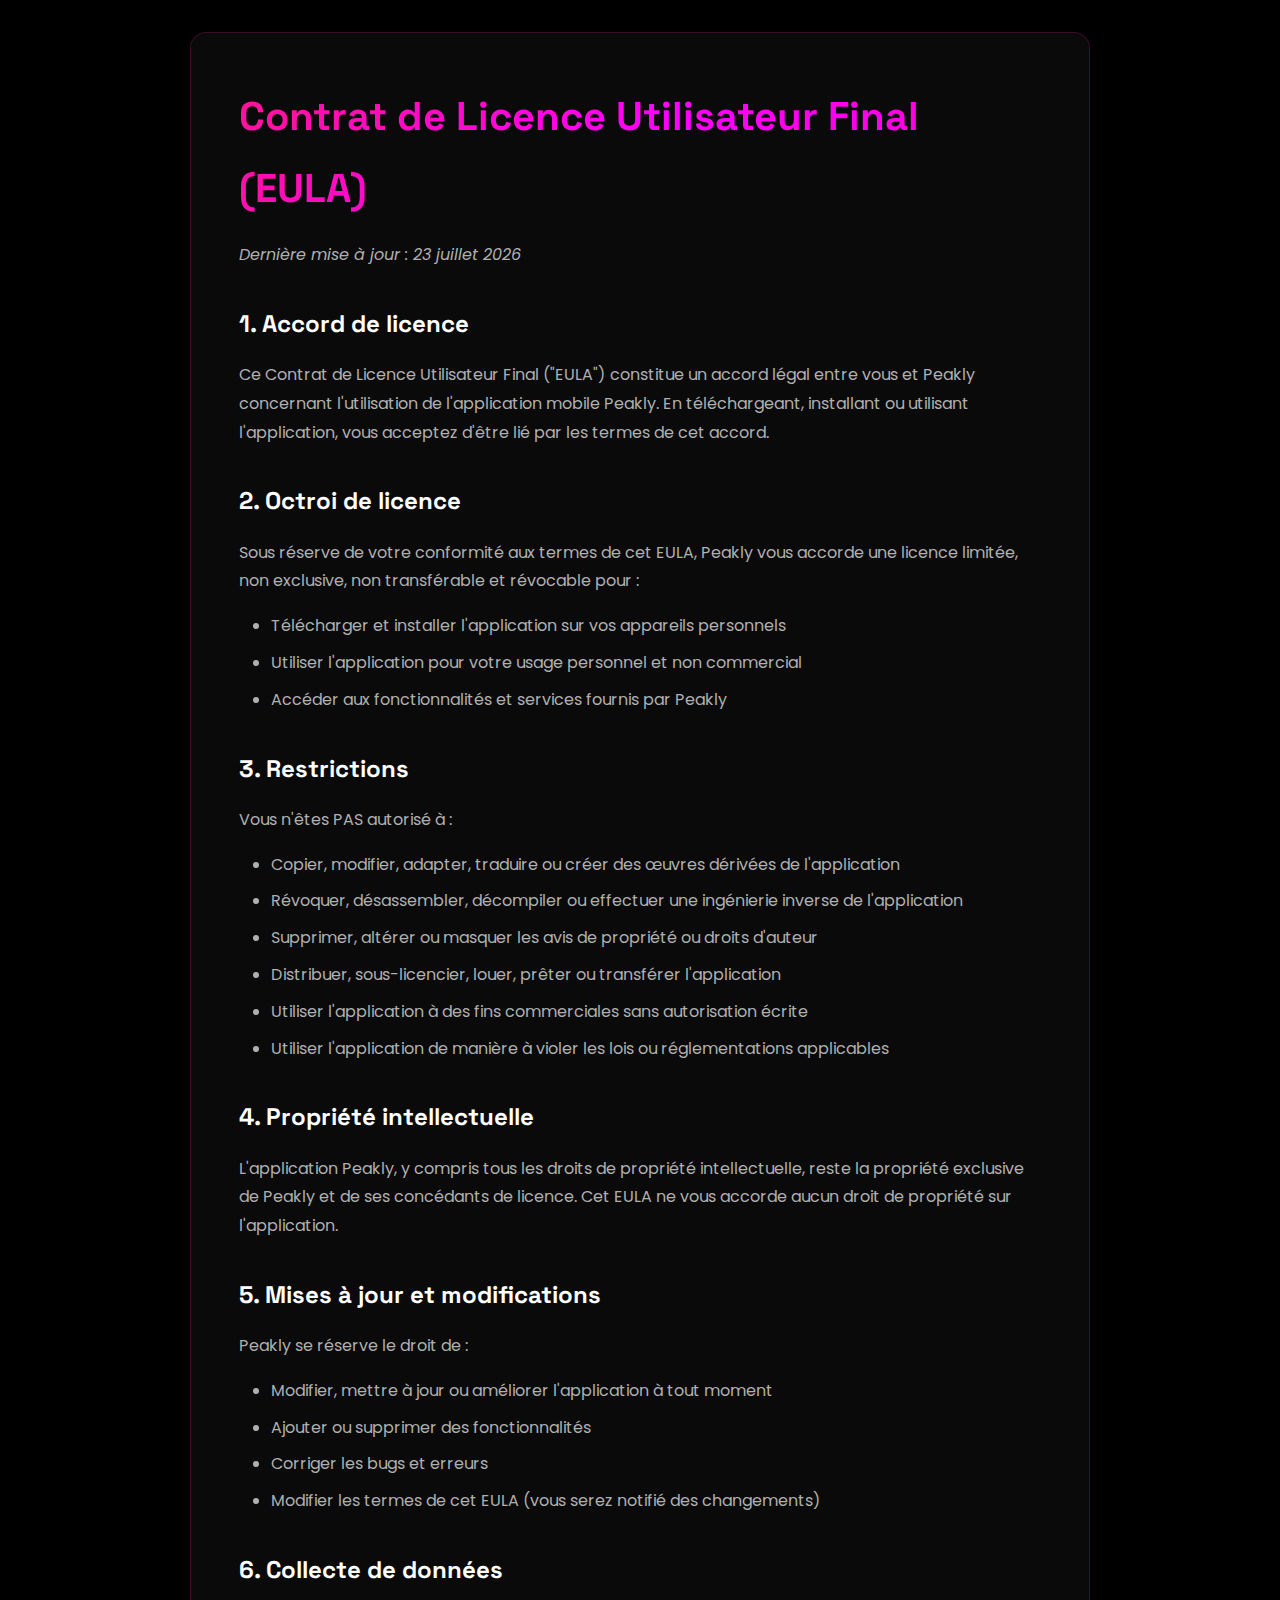
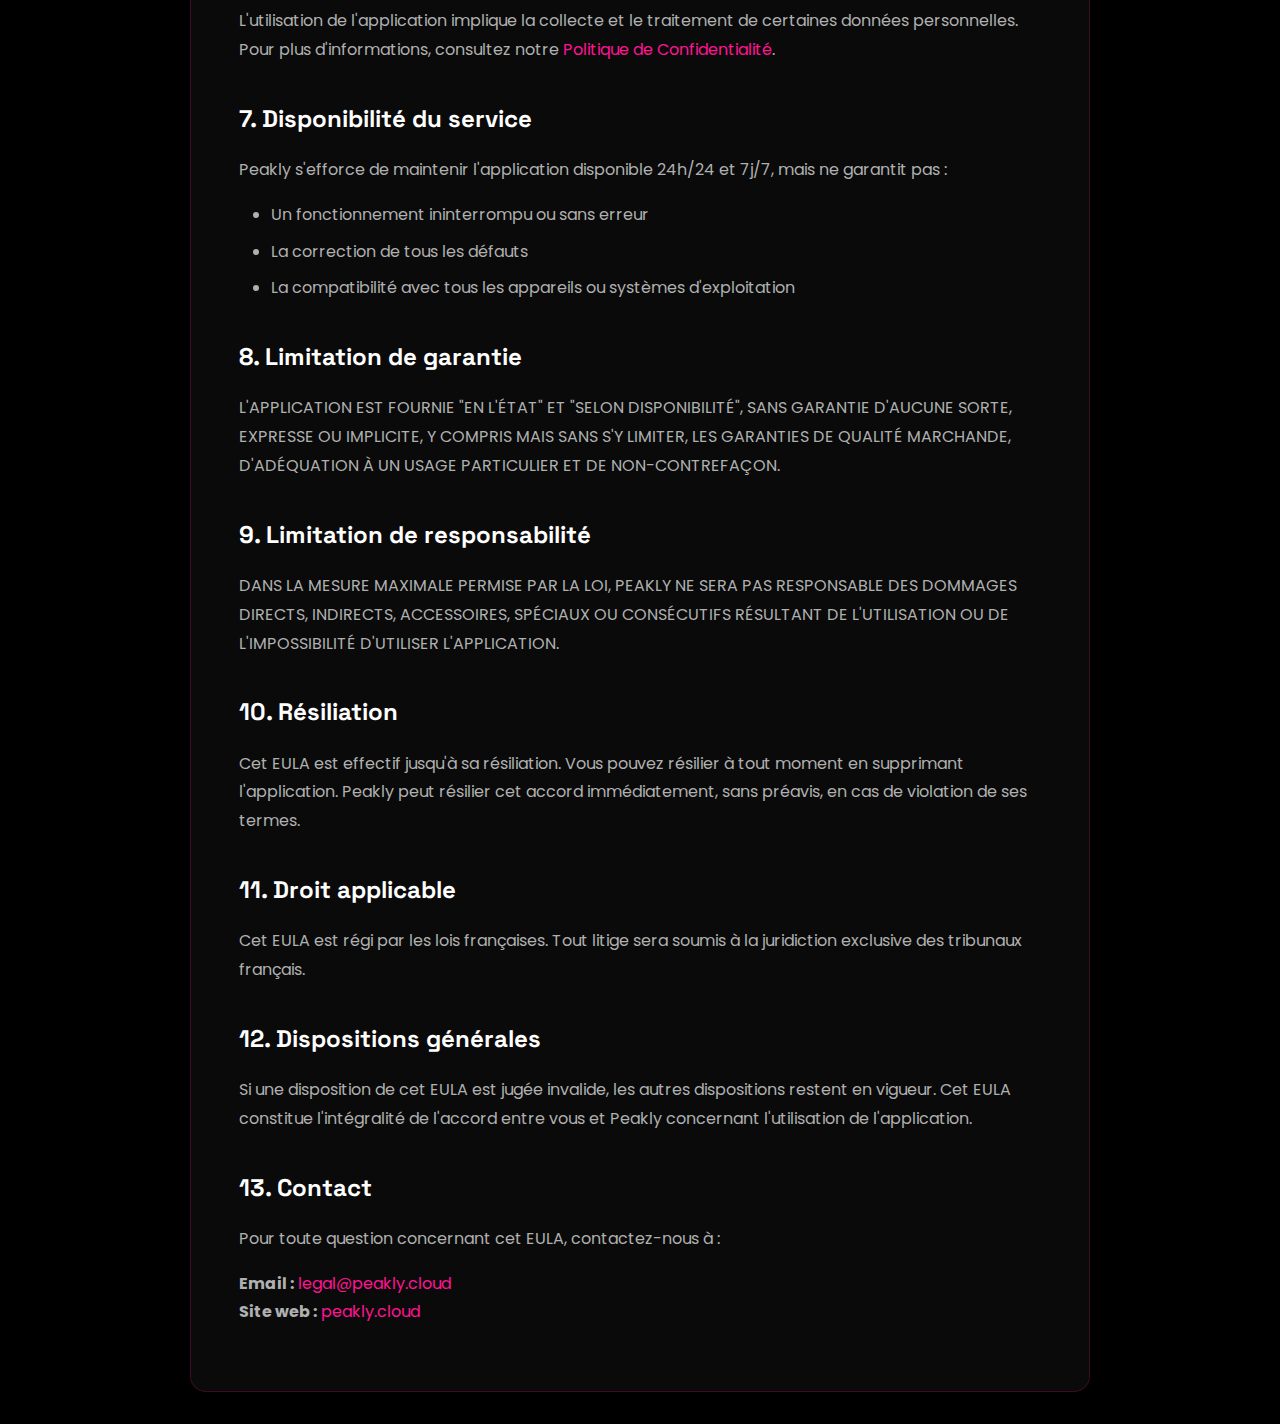
<file: legal/eula.html>
<!DOCTYPE html>
<html lang="fr">
<head>
    <meta charset="UTF-8">
    <meta name="viewport" content="width=device-width, initial-scale=1.0">
    <title>Contrat de Licence Utilisateur Final (EULA) - Peakly</title>
    <link rel="preconnect" href="https://fonts.googleapis.com">
    <link rel="preconnect" href="https://fonts.gstatic.com" crossorigin>
    <link href="https://fonts.googleapis.com/css2?family=Space+Grotesk:wght@300;400;500;600;700&family=Poppins:wght@300;400;500;600;700;800;900&display=swap" rel="stylesheet">
    <style>
        * {
            margin: 0;
            padding: 0;
            box-sizing: border-box;
        }
        
        :root {
            --primary-pink: #FF1493;
            --fuchsia: #FF00FF;
            --magenta: #FF00CC;
            --bg-black: #000000;
            --bg-dark: #0a0a0a;
            --text-white: #ffffff;
            --text-light: #e0e0e0;
            --text-lighter: #b0b0b0;
        }
        
        body {
            font-family: 'Poppins', sans-serif;
            background: var(--bg-black);
            color: var(--text-white);
            line-height: 1.8;
            padding: 2rem;
        }
        
        .container {
            max-width: 900px;
            margin: 0 auto;
            background: var(--bg-dark);
            padding: 3rem;
            border-radius: 16px;
            border: 1px solid rgba(255, 20, 147, 0.2);
        }
        
        h1 {
            font-family: 'Space Grotesk', sans-serif;
            font-size: 2.5rem;
            margin-bottom: 1rem;
            background: linear-gradient(135deg, var(--primary-pink), var(--fuchsia), var(--magenta));
            -webkit-background-clip: text;
            -webkit-text-fill-color: transparent;
            background-clip: text;
        }
        
        h2 {
            font-family: 'Space Grotesk', sans-serif;
            font-size: 1.5rem;
            margin-top: 2rem;
            margin-bottom: 1rem;
            color: var(--text-white);
        }
        
        p {
            color: var(--text-lighter);
            margin-bottom: 1rem;
        }
        
        ul {
            color: var(--text-lighter);
            margin-left: 2rem;
            margin-bottom: 1rem;
        }
        
        li {
            margin-bottom: 0.5rem;
        }
        
        .last-updated {
            color: var(--text-lighter);
            font-style: italic;
            margin-bottom: 2rem;
        }
        
        a {
            color: var(--primary-pink);
            text-decoration: none;
        }
        
        a:hover {
            text-decoration: underline;
        }
    </style>
</head>
<body>
    <div class="container">
        <h1>Contrat de Licence Utilisateur Final (EULA)</h1>
        <p class="last-updated">Dernière mise à jour : <span id="date"></span></p>
        
        <h2>1. Accord de licence</h2>
        <p>Ce Contrat de Licence Utilisateur Final ("EULA") constitue un accord légal entre vous et Peakly concernant l'utilisation de l'application mobile Peakly. En téléchargeant, installant ou utilisant l'application, vous acceptez d'être lié par les termes de cet accord.</p>
        
        <h2>2. Octroi de licence</h2>
        <p>Sous réserve de votre conformité aux termes de cet EULA, Peakly vous accorde une licence limitée, non exclusive, non transférable et révocable pour :</p>
        <ul>
            <li>Télécharger et installer l'application sur vos appareils personnels</li>
            <li>Utiliser l'application pour votre usage personnel et non commercial</li>
            <li>Accéder aux fonctionnalités et services fournis par Peakly</li>
        </ul>
        
        <h2>3. Restrictions</h2>
        <p>Vous n'êtes PAS autorisé à :</p>
        <ul>
            <li>Copier, modifier, adapter, traduire ou créer des œuvres dérivées de l'application</li>
            <li>Révoquer, désassembler, décompiler ou effectuer une ingénierie inverse de l'application</li>
            <li>Supprimer, altérer ou masquer les avis de propriété ou droits d'auteur</li>
            <li>Distribuer, sous-licencier, louer, prêter ou transférer l'application</li>
            <li>Utiliser l'application à des fins commerciales sans autorisation écrite</li>
            <li>Utiliser l'application de manière à violer les lois ou réglementations applicables</li>
        </ul>
        
        <h2>4. Propriété intellectuelle</h2>
        <p>L'application Peakly, y compris tous les droits de propriété intellectuelle, reste la propriété exclusive de Peakly et de ses concédants de licence. Cet EULA ne vous accorde aucun droit de propriété sur l'application.</p>
        
        <h2>5. Mises à jour et modifications</h2>
        <p>Peakly se réserve le droit de :</p>
        <ul>
            <li>Modifier, mettre à jour ou améliorer l'application à tout moment</li>
            <li>Ajouter ou supprimer des fonctionnalités</li>
            <li>Corriger les bugs et erreurs</li>
            <li>Modifier les termes de cet EULA (vous serez notifié des changements)</li>
        </ul>
        
        <h2>6. Collecte de données</h2>
        <p>L'utilisation de l'application implique la collecte et le traitement de certaines données personnelles. Pour plus d'informations, consultez notre <a href="/legal/privacy-policy">Politique de Confidentialité</a>.</p>
        
        <h2>7. Disponibilité du service</h2>
        <p>Peakly s'efforce de maintenir l'application disponible 24h/24 et 7j/7, mais ne garantit pas :</p>
        <ul>
            <li>Un fonctionnement ininterrompu ou sans erreur</li>
            <li>La correction de tous les défauts</li>
            <li>La compatibilité avec tous les appareils ou systèmes d'exploitation</li>
        </ul>
        
        <h2>8. Limitation de garantie</h2>
        <p>L'APPLICATION EST FOURNIE "EN L'ÉTAT" ET "SELON DISPONIBILITÉ", SANS GARANTIE D'AUCUNE SORTE, EXPRESSE OU IMPLICITE, Y COMPRIS MAIS SANS S'Y LIMITER, LES GARANTIES DE QUALITÉ MARCHANDE, D'ADÉQUATION À UN USAGE PARTICULIER ET DE NON-CONTREFAÇON.</p>
        
        <h2>9. Limitation de responsabilité</h2>
        <p>DANS LA MESURE MAXIMALE PERMISE PAR LA LOI, PEAKLY NE SERA PAS RESPONSABLE DES DOMMAGES DIRECTS, INDIRECTS, ACCESSOIRES, SPÉCIAUX OU CONSÉCUTIFS RÉSULTANT DE L'UTILISATION OU DE L'IMPOSSIBILITÉ D'UTILISER L'APPLICATION.</p>
        
        <h2>10. Résiliation</h2>
        <p>Cet EULA est effectif jusqu'à sa résiliation. Vous pouvez résilier à tout moment en supprimant l'application. Peakly peut résilier cet accord immédiatement, sans préavis, en cas de violation de ses termes.</p>
        
        <h2>11. Droit applicable</h2>
        <p>Cet EULA est régi par les lois françaises. Tout litige sera soumis à la juridiction exclusive des tribunaux français.</p>
        
        <h2>12. Dispositions générales</h2>
        <p>Si une disposition de cet EULA est jugée invalide, les autres dispositions restent en vigueur. Cet EULA constitue l'intégralité de l'accord entre vous et Peakly concernant l'utilisation de l'application.</p>
        
        <h2>13. Contact</h2>
        <p>Pour toute question concernant cet EULA, contactez-nous à :</p>
        <p>
            <strong>Email :</strong> <a href="mailto:legal@peakly.cloud">legal@peakly.cloud</a><br>
            <strong>Site web :</strong> <a href="https://peakly.cloud">peakly.cloud</a>
        </p>
    </div>
    
    <script>
        document.getElementById('date').textContent = new Date().toLocaleDateString('fr-FR', { year: 'numeric', month: 'long', day: 'numeric' });
    </script>
</body>
</html>
</file>
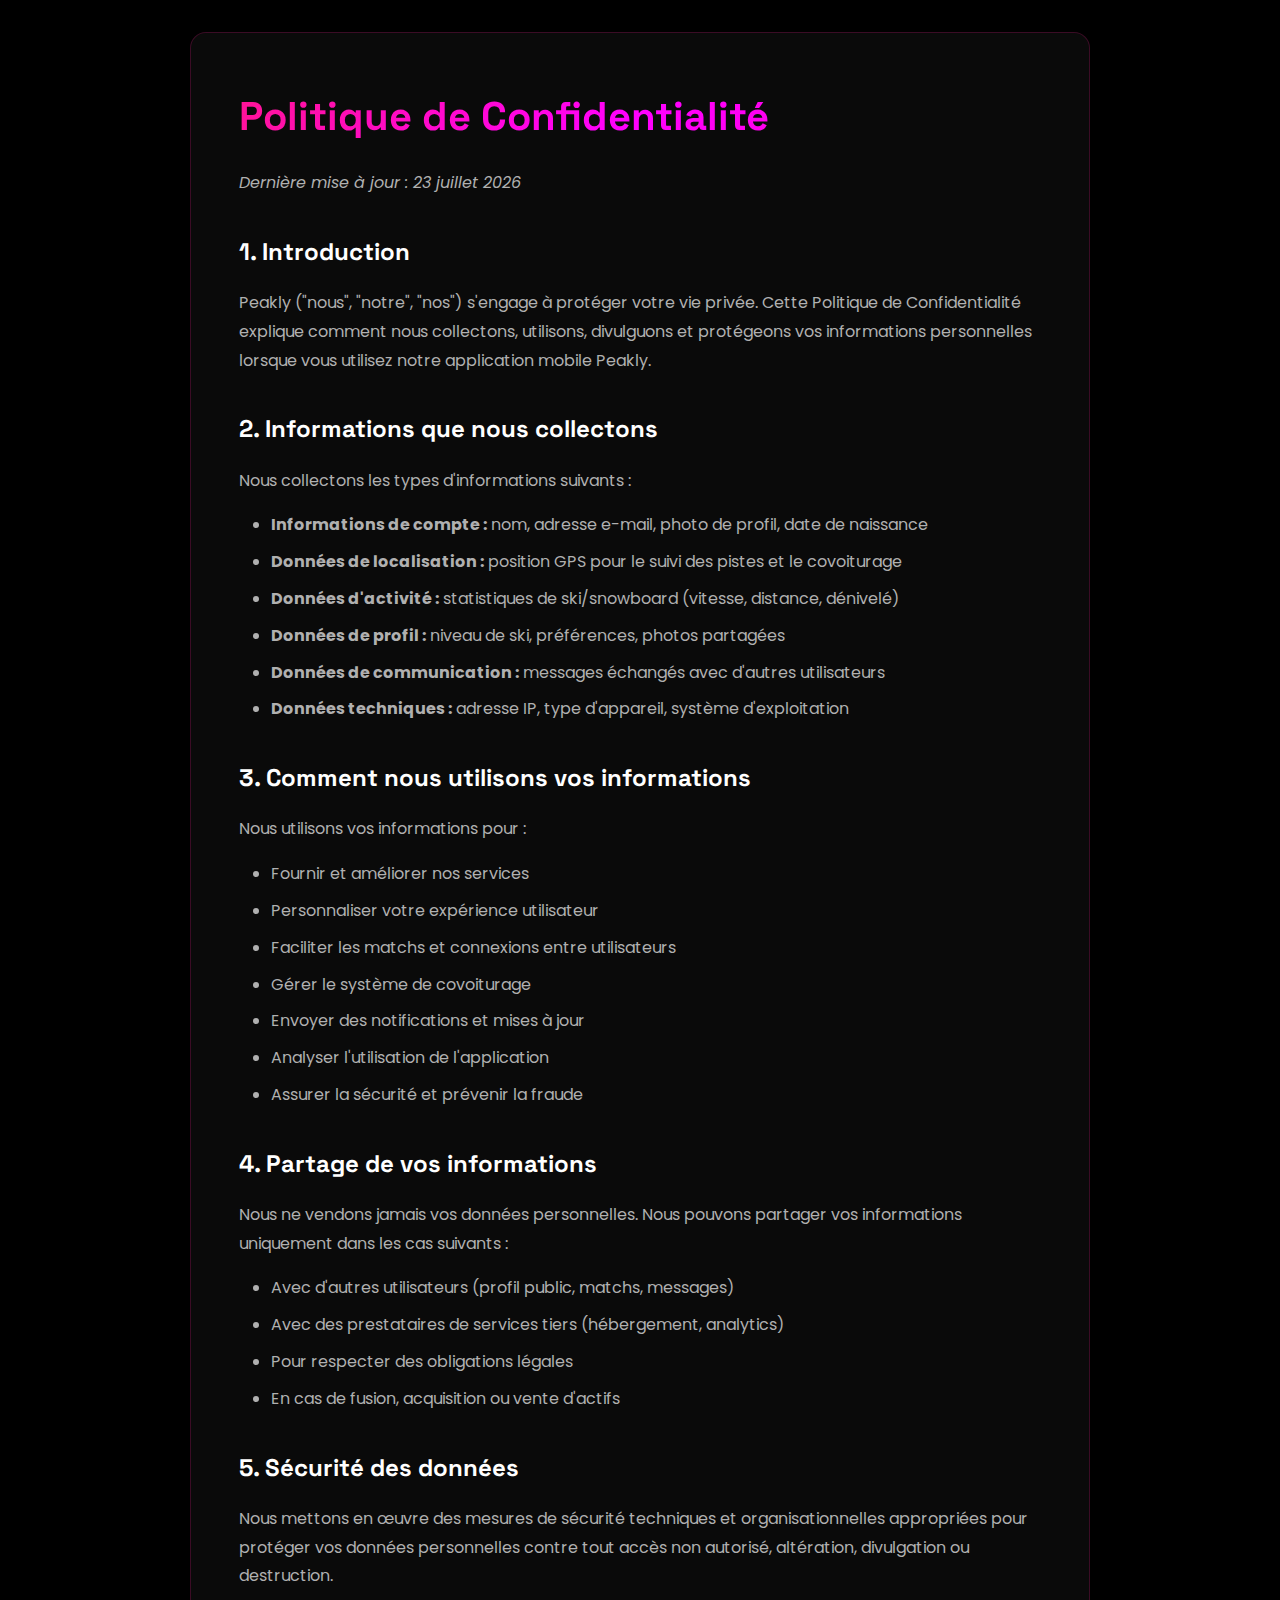
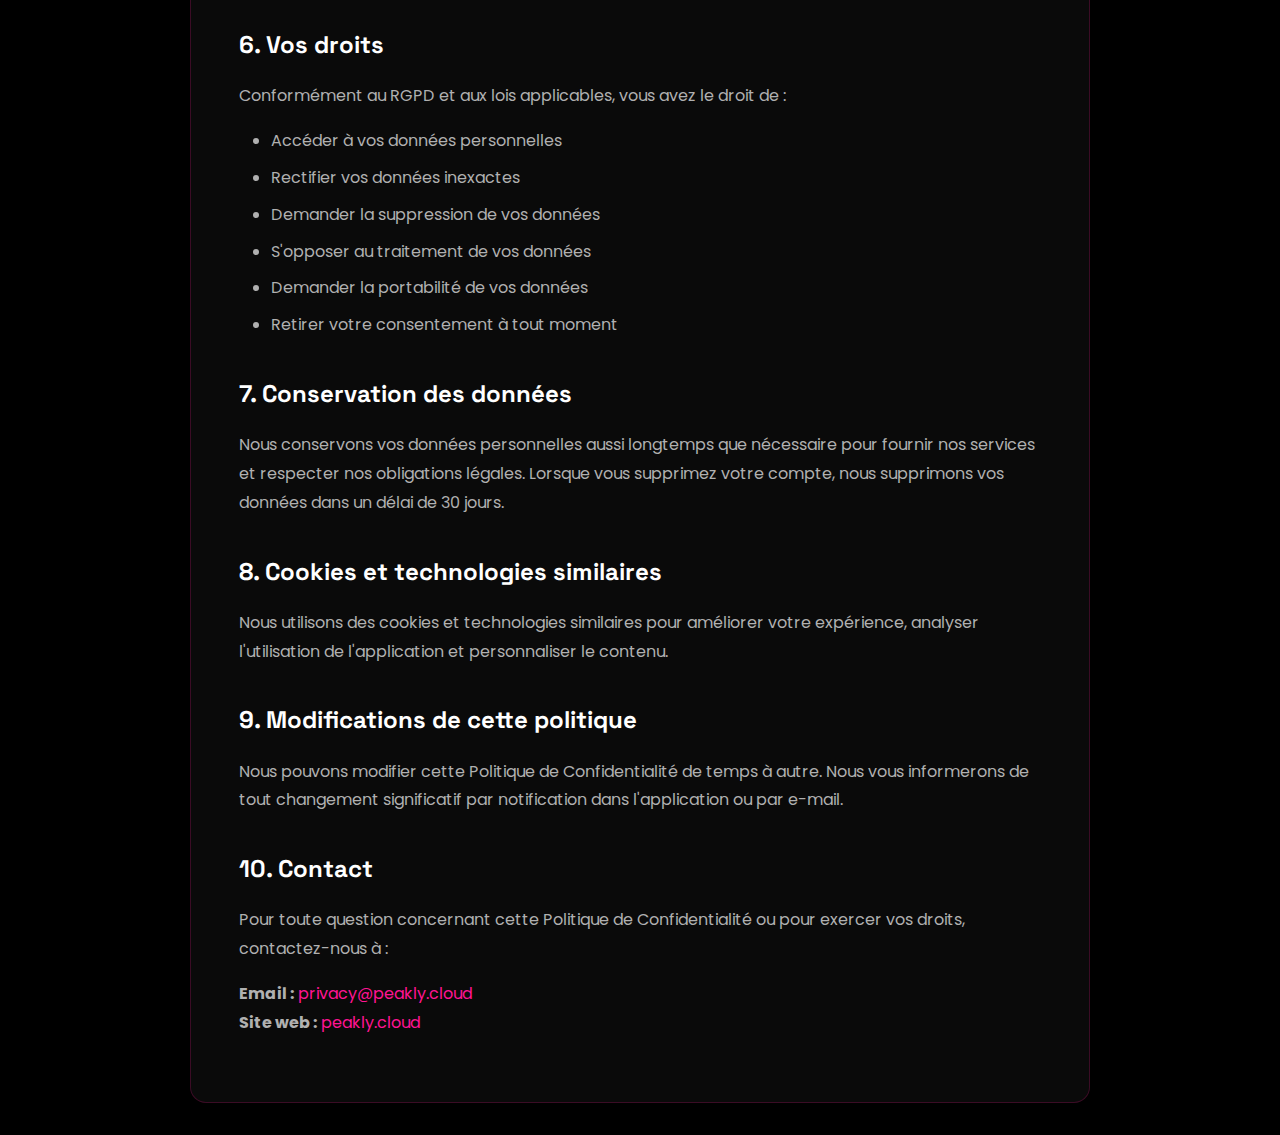
<file: legal/privacy-policy.html>
<!DOCTYPE html>
<html lang="fr">
<head>
    <meta charset="UTF-8">
    <meta name="viewport" content="width=device-width, initial-scale=1.0">
    <title>Politique de Confidentialité - Peakly</title>
    <link rel="preconnect" href="https://fonts.googleapis.com">
    <link rel="preconnect" href="https://fonts.gstatic.com" crossorigin>
    <link href="https://fonts.googleapis.com/css2?family=Space+Grotesk:wght@300;400;500;600;700&family=Poppins:wght@300;400;500;600;700;800;900&display=swap" rel="stylesheet">
    <style>
        * {
            margin: 0;
            padding: 0;
            box-sizing: border-box;
        }
        
        :root {
            --primary-pink: #FF1493;
            --fuchsia: #FF00FF;
            --magenta: #FF00CC;
            --bg-black: #000000;
            --bg-dark: #0a0a0a;
            --text-white: #ffffff;
            --text-light: #e0e0e0;
            --text-lighter: #b0b0b0;
        }
        
        body {
            font-family: 'Poppins', sans-serif;
            background: var(--bg-black);
            color: var(--text-white);
            line-height: 1.8;
            padding: 2rem;
        }
        
        .container {
            max-width: 900px;
            margin: 0 auto;
            background: var(--bg-dark);
            padding: 3rem;
            border-radius: 16px;
            border: 1px solid rgba(255, 20, 147, 0.2);
        }
        
        h1 {
            font-family: 'Space Grotesk', sans-serif;
            font-size: 2.5rem;
            margin-bottom: 1rem;
            background: linear-gradient(135deg, var(--primary-pink), var(--fuchsia), var(--magenta));
            -webkit-background-clip: text;
            -webkit-text-fill-color: transparent;
            background-clip: text;
        }
        
        h2 {
            font-family: 'Space Grotesk', sans-serif;
            font-size: 1.5rem;
            margin-top: 2rem;
            margin-bottom: 1rem;
            color: var(--text-white);
        }
        
        p {
            color: var(--text-lighter);
            margin-bottom: 1rem;
        }
        
        ul {
            color: var(--text-lighter);
            margin-left: 2rem;
            margin-bottom: 1rem;
        }
        
        li {
            margin-bottom: 0.5rem;
        }
        
        .last-updated {
            color: var(--text-lighter);
            font-style: italic;
            margin-bottom: 2rem;
        }
        
        a {
            color: var(--primary-pink);
            text-decoration: none;
        }
        
        a:hover {
            text-decoration: underline;
        }
    </style>
</head>
<body>
    <div class="container">
        <h1>Politique de Confidentialité</h1>
        <p class="last-updated">Dernière mise à jour : <span id="date"></span></p>
        
        <h2>1. Introduction</h2>
        <p>Peakly ("nous", "notre", "nos") s'engage à protéger votre vie privée. Cette Politique de Confidentialité explique comment nous collectons, utilisons, divulguons et protégeons vos informations personnelles lorsque vous utilisez notre application mobile Peakly.</p>
        
        <h2>2. Informations que nous collectons</h2>
        <p>Nous collectons les types d'informations suivants :</p>
        <ul>
            <li><strong>Informations de compte :</strong> nom, adresse e-mail, photo de profil, date de naissance</li>
            <li><strong>Données de localisation :</strong> position GPS pour le suivi des pistes et le covoiturage</li>
            <li><strong>Données d'activité :</strong> statistiques de ski/snowboard (vitesse, distance, dénivelé)</li>
            <li><strong>Données de profil :</strong> niveau de ski, préférences, photos partagées</li>
            <li><strong>Données de communication :</strong> messages échangés avec d'autres utilisateurs</li>
            <li><strong>Données techniques :</strong> adresse IP, type d'appareil, système d'exploitation</li>
        </ul>
        
        <h2>3. Comment nous utilisons vos informations</h2>
        <p>Nous utilisons vos informations pour :</p>
        <ul>
            <li>Fournir et améliorer nos services</li>
            <li>Personnaliser votre expérience utilisateur</li>
            <li>Faciliter les matchs et connexions entre utilisateurs</li>
            <li>Gérer le système de covoiturage</li>
            <li>Envoyer des notifications et mises à jour</li>
            <li>Analyser l'utilisation de l'application</li>
            <li>Assurer la sécurité et prévenir la fraude</li>
        </ul>
        
        <h2>4. Partage de vos informations</h2>
        <p>Nous ne vendons jamais vos données personnelles. Nous pouvons partager vos informations uniquement dans les cas suivants :</p>
        <ul>
            <li>Avec d'autres utilisateurs (profil public, matchs, messages)</li>
            <li>Avec des prestataires de services tiers (hébergement, analytics)</li>
            <li>Pour respecter des obligations légales</li>
            <li>En cas de fusion, acquisition ou vente d'actifs</li>
        </ul>
        
        <h2>5. Sécurité des données</h2>
        <p>Nous mettons en œuvre des mesures de sécurité techniques et organisationnelles appropriées pour protéger vos données personnelles contre tout accès non autorisé, altération, divulgation ou destruction.</p>
        
        <h2>6. Vos droits</h2>
        <p>Conformément au RGPD et aux lois applicables, vous avez le droit de :</p>
        <ul>
            <li>Accéder à vos données personnelles</li>
            <li>Rectifier vos données inexactes</li>
            <li>Demander la suppression de vos données</li>
            <li>S'opposer au traitement de vos données</li>
            <li>Demander la portabilité de vos données</li>
            <li>Retirer votre consentement à tout moment</li>
        </ul>
        
        <h2>7. Conservation des données</h2>
        <p>Nous conservons vos données personnelles aussi longtemps que nécessaire pour fournir nos services et respecter nos obligations légales. Lorsque vous supprimez votre compte, nous supprimons vos données dans un délai de 30 jours.</p>
        
        <h2>8. Cookies et technologies similaires</h2>
        <p>Nous utilisons des cookies et technologies similaires pour améliorer votre expérience, analyser l'utilisation de l'application et personnaliser le contenu.</p>
        
        <h2>9. Modifications de cette politique</h2>
        <p>Nous pouvons modifier cette Politique de Confidentialité de temps à autre. Nous vous informerons de tout changement significatif par notification dans l'application ou par e-mail.</p>
        
        <h2>10. Contact</h2>
        <p>Pour toute question concernant cette Politique de Confidentialité ou pour exercer vos droits, contactez-nous à :</p>
        <p>
            <strong>Email :</strong> <a href="mailto:privacy@peakly.cloud">privacy@peakly.cloud</a><br>
            <strong>Site web :</strong> <a href="https://peakly.cloud">peakly.cloud</a>
        </p>
    </div>
    
    <script>
        document.getElementById('date').textContent = new Date().toLocaleDateString('fr-FR', { year: 'numeric', month: 'long', day: 'numeric' });
    </script>
</body>
</html>
</file>
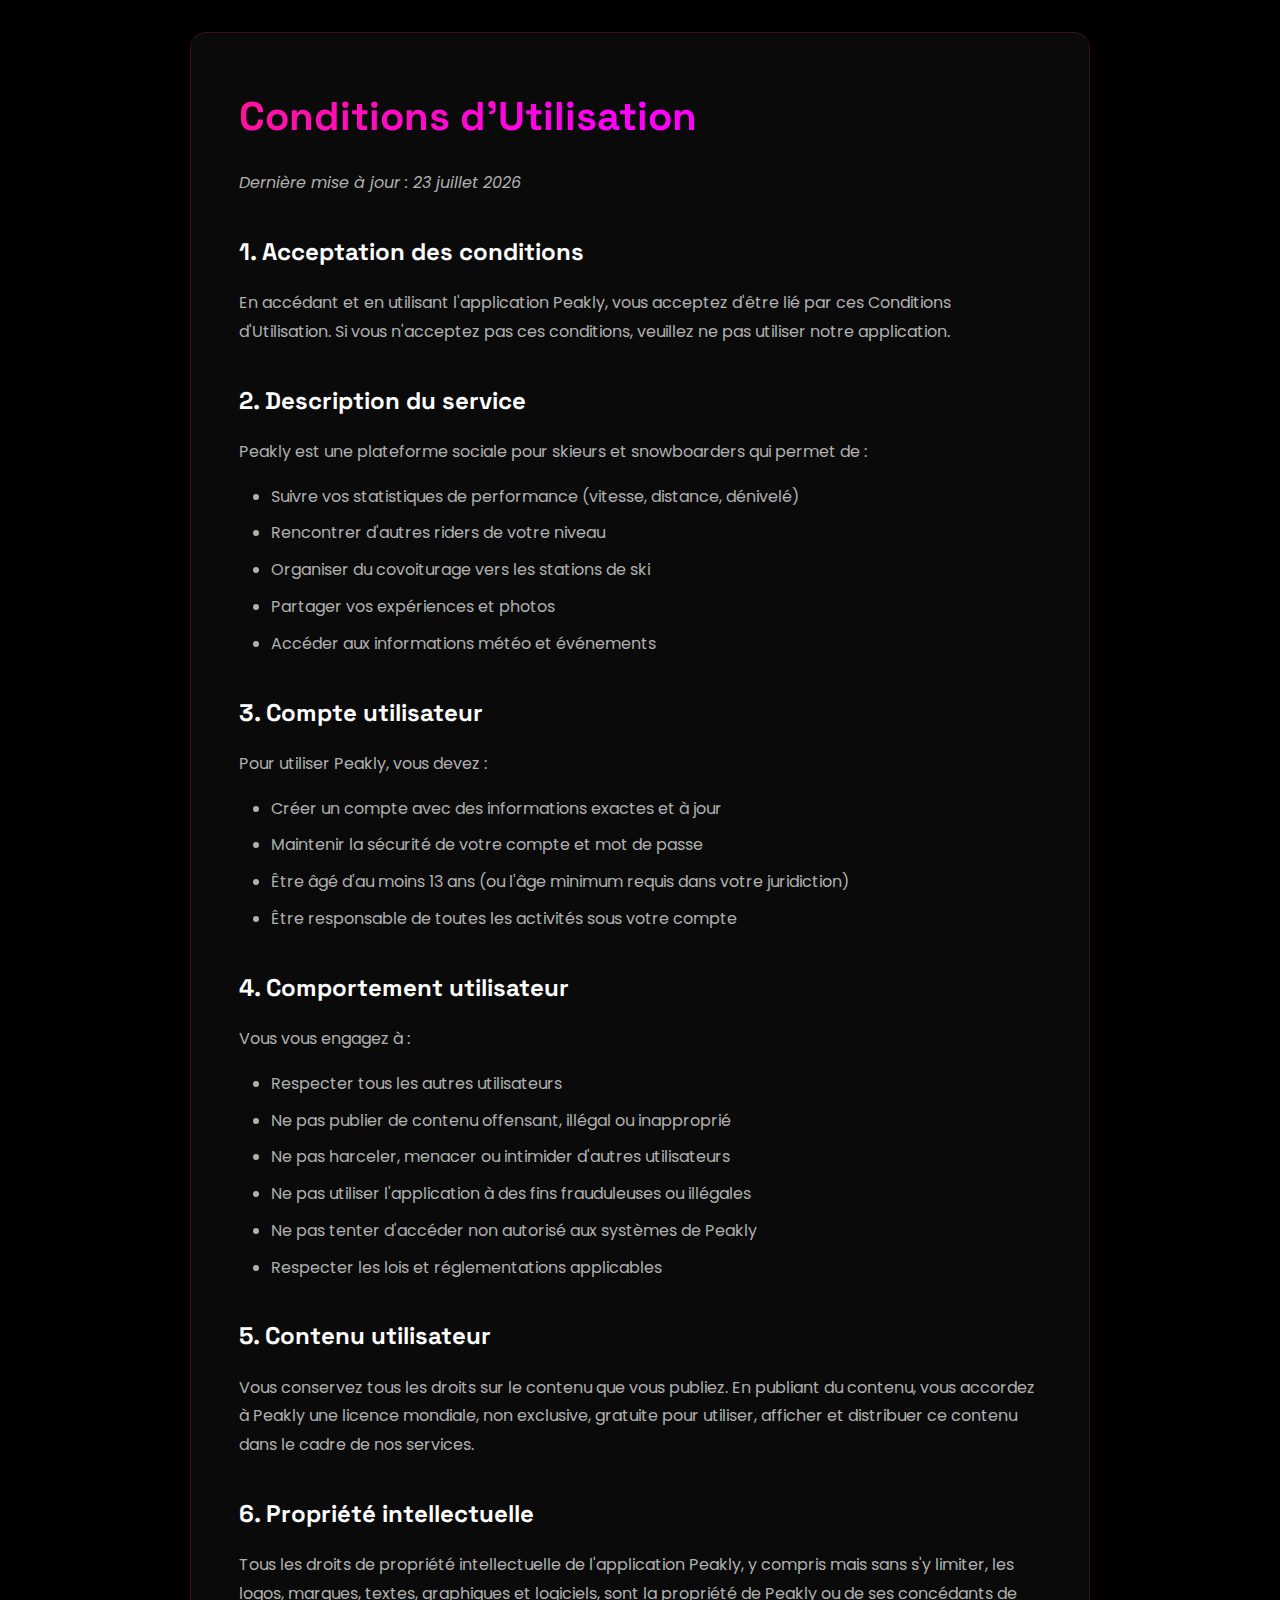
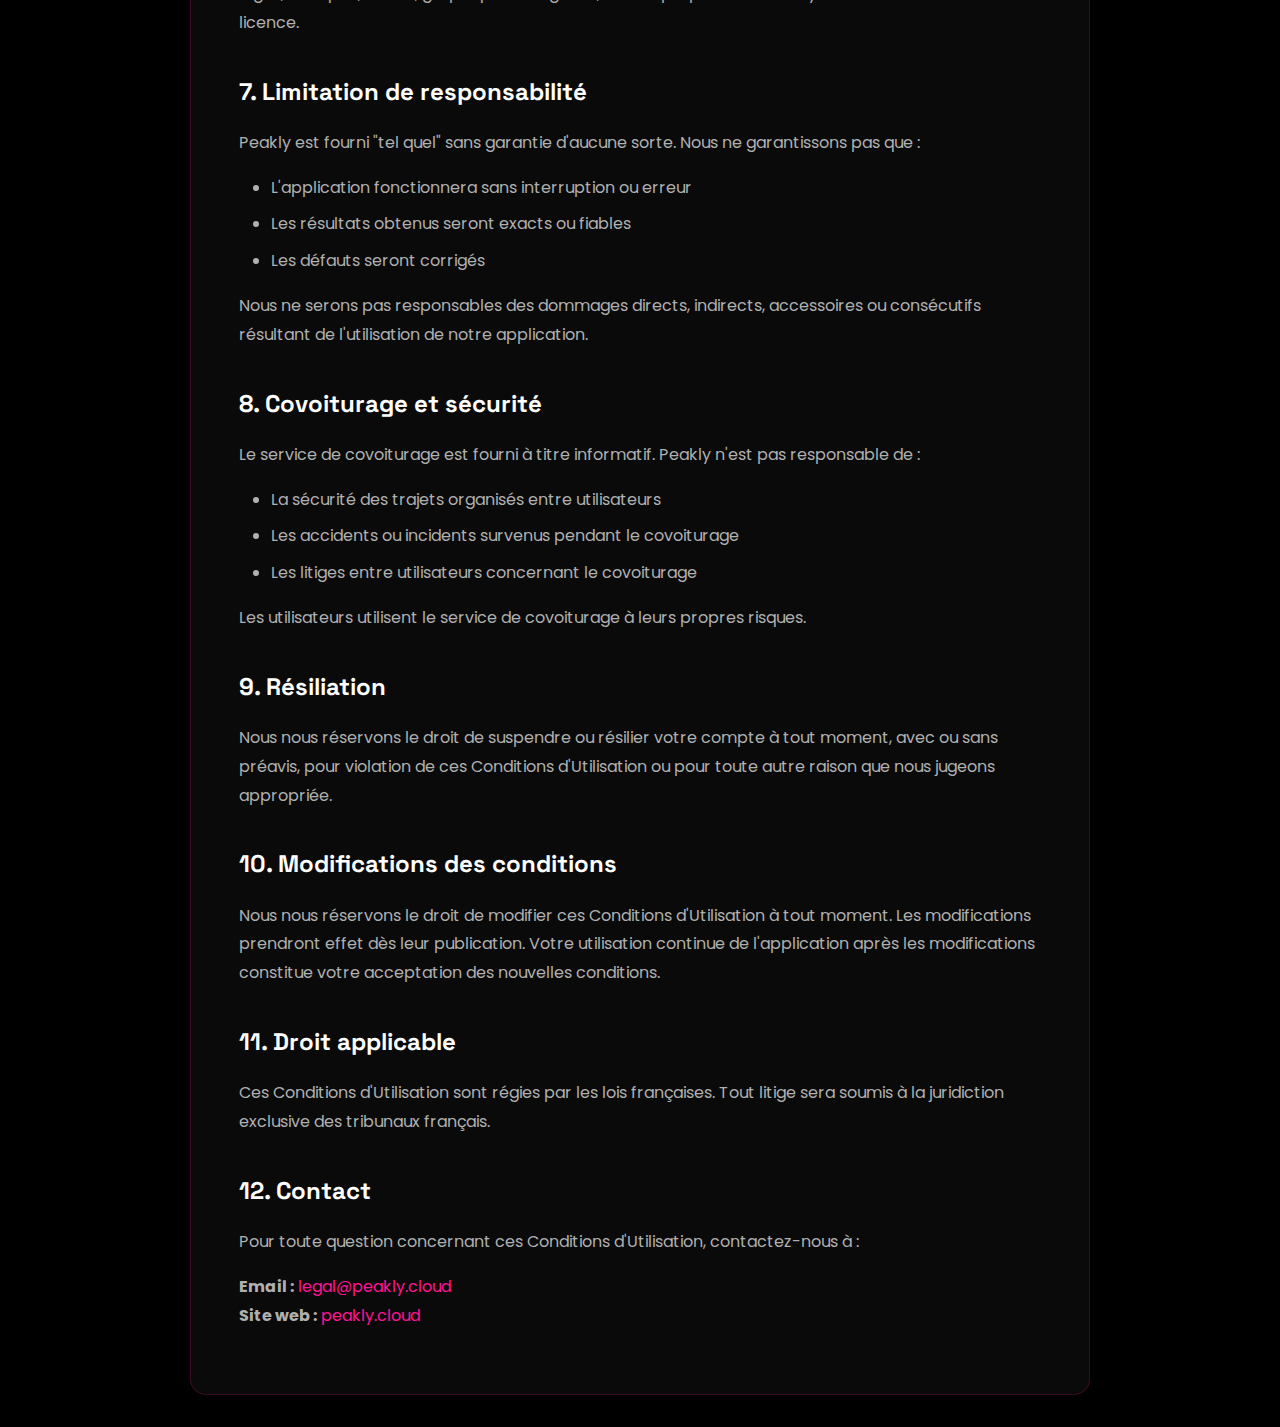
<file: legal/terms-of-service.html>
<!DOCTYPE html>
<html lang="fr">
<head>
    <meta charset="UTF-8">
    <meta name="viewport" content="width=device-width, initial-scale=1.0">
    <title>Conditions d'Utilisation - Peakly</title>
    <link rel="preconnect" href="https://fonts.googleapis.com">
    <link rel="preconnect" href="https://fonts.gstatic.com" crossorigin>
    <link href="https://fonts.googleapis.com/css2?family=Space+Grotesk:wght@300;400;500;600;700&family=Poppins:wght@300;400;500;600;700;800;900&display=swap" rel="stylesheet">
    <style>
        * {
            margin: 0;
            padding: 0;
            box-sizing: border-box;
        }
        
        :root {
            --primary-pink: #FF1493;
            --fuchsia: #FF00FF;
            --magenta: #FF00CC;
            --bg-black: #000000;
            --bg-dark: #0a0a0a;
            --text-white: #ffffff;
            --text-light: #e0e0e0;
            --text-lighter: #b0b0b0;
        }
        
        body {
            font-family: 'Poppins', sans-serif;
            background: var(--bg-black);
            color: var(--text-white);
            line-height: 1.8;
            padding: 2rem;
        }
        
        .container {
            max-width: 900px;
            margin: 0 auto;
            background: var(--bg-dark);
            padding: 3rem;
            border-radius: 16px;
            border: 1px solid rgba(255, 20, 147, 0.2);
        }
        
        h1 {
            font-family: 'Space Grotesk', sans-serif;
            font-size: 2.5rem;
            margin-bottom: 1rem;
            background: linear-gradient(135deg, var(--primary-pink), var(--fuchsia), var(--magenta));
            -webkit-background-clip: text;
            -webkit-text-fill-color: transparent;
            background-clip: text;
        }
        
        h2 {
            font-family: 'Space Grotesk', sans-serif;
            font-size: 1.5rem;
            margin-top: 2rem;
            margin-bottom: 1rem;
            color: var(--text-white);
        }
        
        p {
            color: var(--text-lighter);
            margin-bottom: 1rem;
        }
        
        ul {
            color: var(--text-lighter);
            margin-left: 2rem;
            margin-bottom: 1rem;
        }
        
        li {
            margin-bottom: 0.5rem;
        }
        
        .last-updated {
            color: var(--text-lighter);
            font-style: italic;
            margin-bottom: 2rem;
        }
        
        a {
            color: var(--primary-pink);
            text-decoration: none;
        }
        
        a:hover {
            text-decoration: underline;
        }
    </style>
</head>
<body>
    <div class="container">
        <h1>Conditions d'Utilisation</h1>
        <p class="last-updated">Dernière mise à jour : <span id="date"></span></p>
        
        <h2>1. Acceptation des conditions</h2>
        <p>En accédant et en utilisant l'application Peakly, vous acceptez d'être lié par ces Conditions d'Utilisation. Si vous n'acceptez pas ces conditions, veuillez ne pas utiliser notre application.</p>
        
        <h2>2. Description du service</h2>
        <p>Peakly est une plateforme sociale pour skieurs et snowboarders qui permet de :</p>
        <ul>
            <li>Suivre vos statistiques de performance (vitesse, distance, dénivelé)</li>
            <li>Rencontrer d'autres riders de votre niveau</li>
            <li>Organiser du covoiturage vers les stations de ski</li>
            <li>Partager vos expériences et photos</li>
            <li>Accéder aux informations météo et événements</li>
        </ul>
        
        <h2>3. Compte utilisateur</h2>
        <p>Pour utiliser Peakly, vous devez :</p>
        <ul>
            <li>Créer un compte avec des informations exactes et à jour</li>
            <li>Maintenir la sécurité de votre compte et mot de passe</li>
            <li>Être âgé d'au moins 13 ans (ou l'âge minimum requis dans votre juridiction)</li>
            <li>Être responsable de toutes les activités sous votre compte</li>
        </ul>
        
        <h2>4. Comportement utilisateur</h2>
        <p>Vous vous engagez à :</p>
        <ul>
            <li>Respecter tous les autres utilisateurs</li>
            <li>Ne pas publier de contenu offensant, illégal ou inapproprié</li>
            <li>Ne pas harceler, menacer ou intimider d'autres utilisateurs</li>
            <li>Ne pas utiliser l'application à des fins frauduleuses ou illégales</li>
            <li>Ne pas tenter d'accéder non autorisé aux systèmes de Peakly</li>
            <li>Respecter les lois et réglementations applicables</li>
        </ul>
        
        <h2>5. Contenu utilisateur</h2>
        <p>Vous conservez tous les droits sur le contenu que vous publiez. En publiant du contenu, vous accordez à Peakly une licence mondiale, non exclusive, gratuite pour utiliser, afficher et distribuer ce contenu dans le cadre de nos services.</p>
        
        <h2>6. Propriété intellectuelle</h2>
        <p>Tous les droits de propriété intellectuelle de l'application Peakly, y compris mais sans s'y limiter, les logos, marques, textes, graphiques et logiciels, sont la propriété de Peakly ou de ses concédants de licence.</p>
        
        <h2>7. Limitation de responsabilité</h2>
        <p>Peakly est fourni "tel quel" sans garantie d'aucune sorte. Nous ne garantissons pas que :</p>
        <ul>
            <li>L'application fonctionnera sans interruption ou erreur</li>
            <li>Les résultats obtenus seront exacts ou fiables</li>
            <li>Les défauts seront corrigés</li>
        </ul>
        <p>Nous ne serons pas responsables des dommages directs, indirects, accessoires ou consécutifs résultant de l'utilisation de notre application.</p>
        
        <h2>8. Covoiturage et sécurité</h2>
        <p>Le service de covoiturage est fourni à titre informatif. Peakly n'est pas responsable de :</p>
        <ul>
            <li>La sécurité des trajets organisés entre utilisateurs</li>
            <li>Les accidents ou incidents survenus pendant le covoiturage</li>
            <li>Les litiges entre utilisateurs concernant le covoiturage</li>
        </ul>
        <p>Les utilisateurs utilisent le service de covoiturage à leurs propres risques.</p>
        
        <h2>9. Résiliation</h2>
        <p>Nous nous réservons le droit de suspendre ou résilier votre compte à tout moment, avec ou sans préavis, pour violation de ces Conditions d'Utilisation ou pour toute autre raison que nous jugeons appropriée.</p>
        
        <h2>10. Modifications des conditions</h2>
        <p>Nous nous réservons le droit de modifier ces Conditions d'Utilisation à tout moment. Les modifications prendront effet dès leur publication. Votre utilisation continue de l'application après les modifications constitue votre acceptation des nouvelles conditions.</p>
        
        <h2>11. Droit applicable</h2>
        <p>Ces Conditions d'Utilisation sont régies par les lois françaises. Tout litige sera soumis à la juridiction exclusive des tribunaux français.</p>
        
        <h2>12. Contact</h2>
        <p>Pour toute question concernant ces Conditions d'Utilisation, contactez-nous à :</p>
        <p>
            <strong>Email :</strong> <a href="mailto:legal@peakly.cloud">legal@peakly.cloud</a><br>
            <strong>Site web :</strong> <a href="https://peakly.cloud">peakly.cloud</a>
        </p>
    </div>
    
    <script>
        document.getElementById('date').textContent = new Date().toLocaleDateString('fr-FR', { year: 'numeric', month: 'long', day: 'numeric' });
    </script>
</body>
</html>
</file>
<file: styles.css>
* {
    margin: 0;
    padding: 0;
    box-sizing: border-box;
}

:root {
    /* Couleurs principales - Thème noir/rose/fushia/magenta */
    --primary-pink: #FF1493;
    --pink-light: #FF69B4;
    --pink-dark: #DC143C;
    --fuchsia: #FF00FF;
    --magenta: #FF00CC;
    --magenta-dark: #CC0099;
    
    /* Couleurs de fond - Thème sombre */
    --bg-black: #000000;
    --bg-dark: #0a0a0a;
    --bg-darker: #050505;
    --bg-card: #1a1a1a;
    --bg-card-hover: #252525;
    
    /* Couleurs de texte - Thème clair sur fond sombre */
    --text-white: #ffffff;
    --text-light: #e0e0e0;
    --text-lighter: #b0b0b0;
    --text-muted: #888888;
    
    /* Couleurs de bordure */
    --border-color: rgba(255, 20, 147, 0.2);
    --border-hover: rgba(255, 20, 147, 0.5);
    
    /* Ombres avec effet néon */
    --shadow-pink: rgba(255, 20, 147, 0.3);
    --shadow-fuchsia: rgba(255, 0, 255, 0.3);
    --shadow-magenta: rgba(255, 0, 204, 0.3);
}

html {
    scroll-behavior: smooth;
}

body {
    font-family: 'Space Grotesk', 'Poppins', -apple-system, BlinkMacSystemFont, 'Segoe UI', Roboto, Oxygen, Ubuntu, Cantarell, sans-serif;
    color: var(--text-white);
    background: var(--bg-black);
    background-image: 
        radial-gradient(circle at 20% 30%, rgba(255, 20, 147, 0.05) 0%, transparent 50%),
        radial-gradient(circle at 80% 70%, rgba(255, 0, 255, 0.05) 0%, transparent 50%),
        radial-gradient(circle at 50% 50%, rgba(255, 0, 204, 0.03) 0%, transparent 70%);
    line-height: 1.6;
    overflow-x: hidden;
    font-weight: 400;
    -webkit-font-smoothing: antialiased;
    -moz-osx-font-smoothing: grayscale;
    position: relative;
    min-height: 100vh;
}

/* Snow Animation Container */
.snow-container {
    position: fixed;
    top: 0;
    left: 0;
    width: 100%;
    height: 100%;
    pointer-events: none;
    z-index: 999;
    overflow: hidden;
}

.snowflake {
    position: absolute;
    top: -10px;
    color: rgba(255, 255, 255, 0.8);
    font-size: 1em;
    font-family: Arial, sans-serif;
    text-shadow: 0 0 5px rgba(255, 255, 255, 0.5);
    animation: fall linear infinite;
    pointer-events: none;
}

@keyframes fall {
    to {
        transform: translateY(100vh) rotate(360deg);
    }
}

@keyframes float {
    0%, 100% {
        transform: translateY(0px) translateX(0px);
    }
    25% {
        transform: translateY(-10px) translateX(10px);
    }
    50% {
        transform: translateY(-5px) translateX(-5px);
    }
    75% {
        transform: translateY(-15px) translateX(5px);
    }
}

@keyframes slideIn {
    from {
        opacity: 0;
        transform: translateY(30px);
    }
    to {
        opacity: 1;
        transform: translateY(0);
    }
}

@keyframes pulse {
    0%, 100% {
        transform: scale(1);
    }
    50% {
        transform: scale(1.05);
    }
}

/* Ripple effect */
.ripple {
    position: absolute;
    border-radius: 50%;
    background: rgba(255, 255, 255, 0.6);
    transform: scale(0);
    animation: rippleAnimation 0.6s ease-out;
    pointer-events: none;
}

@keyframes rippleAnimation {
    to {
        transform: scale(4);
        opacity: 0;
    }
}

.btn-download,
.app-badge {
    position: relative;
    overflow: hidden;
}

/* Header */
.header {
    position: fixed;
    top: 0;
    left: 0;
    right: 0;
    background: rgba(10, 10, 10, 0.85);
    backdrop-filter: blur(20px) saturate(180%);
    -webkit-backdrop-filter: blur(20px) saturate(180%);
    z-index: 1000;
    border-bottom: 1px solid rgba(255, 20, 147, 0.15);
    box-shadow: 0 2px 20px rgba(0, 0, 0, 0.3);
}



/* Header snow particles removed - animation was too distracting */

.nav-container {
    max-width: 1400px;
    margin: 0 auto;
    padding: 1.25rem 2.5rem;
    display: flex;
    justify-content: space-between;
    align-items: center;
    position: relative;
    z-index: 1001;
}

.nav-container .btn-download {
    margin-left: auto;
}

.logo-container {
    display: flex;
    align-items: center;
    gap: 0.75rem;
    cursor: pointer;
    position: relative;
    z-index: 1001;
}

.logo-img {
    height: 60px;
    width: 60px;
    display: flex;
    align-items: center;
    justify-content: center;
    flex-shrink: 0;
    min-width: 60px;
    min-height: 60px;
    position: relative;
    z-index: 1001;
    padding: 0;
    box-sizing: border-box;
    overflow: hidden;
    transition: transform 0.3s ease;
}

.logo-image {
    width: 100%;
    height: 100%;
    object-fit: contain;
    display: block;
    filter: drop-shadow(0 0 8px rgba(255, 20, 147, 0.4));
    transition: filter 0.3s ease;
}

.logo-container:hover .logo-img {
    transform: scale(1.05);
}

.logo-container:hover .logo-image {
    filter: drop-shadow(0 0 12px rgba(255, 20, 147, 0.6));
}

.logo-text {
    font-size: 1.75rem;
    font-weight: 700;
    font-family: 'Space Grotesk', sans-serif;
    color: var(--text-white);
    letter-spacing: -0.02em;
    background: linear-gradient(135deg, var(--primary-pink), var(--fuchsia), var(--magenta));
    -webkit-background-clip: text;
    -webkit-text-fill-color: transparent;
    background-clip: text;
    transition: transform 0.3s ease;
}

.logo-container:hover .logo-text {
    transform: translateX(3px);
}

.nav-menu {
    display: flex;
    list-style: none;
    gap: 3rem;
    align-items: center;
    margin: 0 auto;
    padding: 0;
    justify-content: center;
    flex: 1;
}

.nav-link {
    text-decoration: none;
    color: var(--text-light);
    font-weight: 600;
    font-size: 0.95rem;
    font-family: 'Space Grotesk', sans-serif;
    padding: 0.5rem 0;
    display: inline-block;
    outline: none;
    position: relative;
    transition: color 0.3s ease;
}

.nav-link::after {
    content: '';
    position: absolute;
    bottom: 0;
    left: 0;
    width: 0;
    height: 2px;
    background: linear-gradient(90deg, var(--primary-pink), var(--fuchsia), var(--magenta));
    transition: width 0.3s ease;
    border-radius: 1px;
}

.nav-link:hover {
    color: var(--text-white);
}

.nav-link:hover::after {
    width: 100%;
}

.nav-menu li {
    position: relative;
    z-index: 2;
}

.btn-download {
    background: linear-gradient(135deg, var(--primary-pink), var(--fuchsia), var(--magenta));
    color: var(--text-white) !important;
    padding: 0.75rem 2rem;
    border-radius: 30px;
    font-weight: 700;
    font-size: 0.9rem;
    font-family: 'Space Grotesk', sans-serif;
    z-index: 3;
    pointer-events: auto;
    outline: none;
    text-decoration: none;
    border: none;
    cursor: pointer;
    transition: all 0.3s ease;
    box-shadow: 0 4px 15px rgba(255, 20, 147, 0.3), 0 0 20px rgba(255, 0, 255, 0.2);
}

.btn-download:hover {
    background: linear-gradient(135deg, var(--magenta-dark), var(--primary-pink), var(--fuchsia));
    transform: translateY(-2px);
    box-shadow: 0 6px 20px rgba(255, 20, 147, 0.4), 0 0 30px rgba(255, 0, 255, 0.3);
}

.btn-download:active {
    transform: translateY(0);
}

.mobile-menu-toggle {
    display: none;
    flex-direction: column;
    gap: 5px;
    background: none;
    border: none;
    cursor: pointer;
    padding: 5px;
}

.mobile-menu-toggle span {
    width: 25px;
    height: 3px;
    background: var(--text-white);
    border-radius: 2px;
    transition: all 0.3s ease;
    box-shadow: 0 0 5px var(--shadow-pink);
}

/* Hero Section */
.hero {
    margin-top: 80px;
    color: var(--bg-white);
    padding: 12rem 2rem 10rem;
    text-align: center;
    position: relative;
    overflow: hidden;
    min-height: 90vh;
    display: flex;
    align-items: center;
    justify-content: center;
}

.hero-background {
    position: absolute;
    top: 0;
    left: 0;
    right: 0;
    bottom: 0;
    z-index: 0;
}

.hero-bg-image {
    position: absolute;
    top: 0;
    left: 0;
    right: 0;
    bottom: 0;
    background-image: url('https://images.unsplash.com/photo-1551524164-6cf77f7e1e2f?w=1920&h=1080&fit=crop');
    background-size: cover;
    background-position: center bottom;
    background-attachment: fixed;
    animation: parallaxMove 20s ease-in-out infinite;
    transform: scale(1.1);
}

@keyframes parallaxMove {
    0%, 100% {
        transform: scale(1.1) translateY(0);
    }
    50% {
        transform: scale(1.15) translateY(-20px);
    }
}

.hero-overlay {
    position: absolute;
    top: 0;
    left: 0;
    right: 0;
    bottom: 0;
    background: linear-gradient(
        135deg,
        rgba(0, 0, 0, 0.7) 0%,
        rgba(10, 10, 10, 0.8) 30%,
        rgba(255, 20, 147, 0.3) 50%,
        rgba(255, 0, 255, 0.2) 70%,
        rgba(0, 0, 0, 0.7) 100%
    );
    background-size: 200% 200%;
    animation: gradientShift 8s ease infinite;
}

.hero-particles {
    position: absolute;
    top: 0;
    left: 0;
    right: 0;
    bottom: 0;
    background-image: 
        radial-gradient(circle at 20% 50%, rgba(255, 255, 255, 0.1) 0%, transparent 50%),
        radial-gradient(circle at 80% 80%, rgba(255, 255, 255, 0.1) 0%, transparent 50%),
        radial-gradient(circle at 40% 20%, rgba(255, 255, 255, 0.05) 0%, transparent 50%);
    animation: particleFloat 15s ease-in-out infinite;
}

@keyframes particleFloat {
    0%, 100% {
        transform: translateY(0) translateX(0);
        opacity: 0.5;
    }
    33% {
        transform: translateY(-30px) translateX(20px);
        opacity: 0.7;
    }
    66% {
        transform: translateY(20px) translateX(-20px);
        opacity: 0.6;
    }
}

@keyframes gradientShift {
    0%, 100% { background-position: 0% 50%; }
    50% { background-position: 100% 50%; }
}

.hero-content {
    max-width: 1000px;
    margin: 0 auto;
    position: relative;
    z-index: 1;
}

.hero-badge {
    display: inline-block;
    background: rgba(255, 20, 147, 0.2);
    backdrop-filter: blur(10px);
    padding: 0.5rem 1.5rem;
    border-radius: 50px;
    font-size: 0.9rem;
    font-weight: 600;
    font-family: 'Space Grotesk', sans-serif;
    margin-bottom: 2rem;
    border: 1px solid var(--border-color);
    color: var(--text-white);
    box-shadow: 0 0 20px var(--shadow-pink);
    animation: slideIn 0.8s ease-out, pulse 2s ease-in-out infinite;
    animation-delay: 0s, 1s;
}

.hero-logo {
    display: inline-block;
    margin-bottom: 2rem;
    animation: slideIn 0.8s ease-out, float 6s ease-in-out infinite;
    animation-delay: 0s, 1.5s;
    filter: drop-shadow(0 0 20px var(--shadow-pink)) drop-shadow(0 0 40px var(--shadow-fuchsia));
}

.hero-logo-image {
    width: 280px;
    height: auto;
    display: block;
    object-fit: contain;
    transition: transform 0.3s ease, filter 0.3s ease;
}

.hero-logo:hover .hero-logo-image {
    transform: scale(1.1);
    filter: drop-shadow(0 0 30px var(--shadow-pink)) drop-shadow(0 0 50px var(--shadow-fuchsia)) drop-shadow(0 0 70px var(--shadow-magenta));
}

.hero-title {
    font-size: clamp(2.5rem, 6vw, 5rem);
    font-weight: 700;
    font-family: 'Space Grotesk', sans-serif;
    margin-bottom: 1.5rem;
    line-height: 1.1;
    letter-spacing: -0.03em;
    text-shadow: 
        0 0 20px var(--shadow-pink),
        0 0 40px var(--shadow-fuchsia),
        0 4px 30px rgba(0, 0, 0, 0.5),
        0 2px 10px rgba(0, 0, 0, 0.3);
    animation: slideIn 1s ease-out, float 8s ease-in-out infinite;
    animation-delay: 0s, 1.5s;
}

.title-line {
    display: block;
    animation: slideInWord 0.8s ease-out both;
}

.title-line:nth-child(1) {
    animation-delay: 0.2s;
}

.title-line:nth-child(2) {
    animation-delay: 0.4s;
}

.title-line {
    color: #ffffff;
}

@keyframes slideInWord {
    from {
        opacity: 0;
        transform: translateY(30px);
    }
    to {
        opacity: 1;
        transform: translateY(0);
    }
}

.hero-subtitle {
    font-size: clamp(1.1rem, 2vw, 1.4rem);
    font-weight: 400;
    font-family: 'Poppins', sans-serif;
    margin-bottom: 3rem;
    opacity: 0.95;
    color: var(--text-light);
    text-shadow: 0 2px 10px rgba(0, 0, 0, 0.5), 0 0 15px var(--shadow-pink);
    animation: slideIn 1s ease-out 0.6s both;
    max-width: 700px;
    margin-left: auto;
    margin-right: auto;
}

.hero-buttons {
    display: flex;
    gap: 1.5rem;
    justify-content: center;
    flex-wrap: wrap;
    align-items: center;
    animation: slideIn 1s ease-out 0.8s both;
    margin-bottom: 4rem;
}

.hero-stats {
    display: flex;
    gap: 3rem;
    justify-content: center;
    flex-wrap: wrap;
    margin-top: 4rem;
    padding-top: 3rem;
    border-top: 1px solid rgba(255, 255, 255, 0.2);
    animation: slideIn 1s ease-out 1s both;
}

.stat-item {
    text-align: center;
    cursor: pointer;
    transition: transform 0.3s ease;
}

.stat-item:hover {
    transform: scale(1.15);
}

.stat-number {
    font-size: clamp(2rem, 4vw, 3.5rem);
    font-weight: 800;
    font-family: 'Space Grotesk', sans-serif;
    line-height: 1;
    margin-bottom: 0.5rem;
    background: linear-gradient(135deg, var(--primary-pink), var(--fuchsia), var(--magenta));
    -webkit-background-clip: text;
    -webkit-text-fill-color: transparent;
    background-clip: text;
    text-shadow: 0 0 20px var(--shadow-pink);
    filter: drop-shadow(0 0 10px var(--shadow-pink));
    transition: transform 0.3s ease, filter 0.3s ease;
}

.stat-item:hover .stat-number {
    transform: scale(1.2);
    filter: drop-shadow(0 4px 20px var(--shadow-pink)) drop-shadow(0 0 30px var(--shadow-fuchsia));
}

.stat-label {
    font-size: 0.95rem;
    opacity: 0.9;
    font-weight: 500;
    font-family: 'Space Grotesk', sans-serif;
    text-transform: uppercase;
    letter-spacing: 0.1em;
    color: var(--text-light);
    transition: opacity 0.3s ease, transform 0.3s ease;
}

.stat-item:hover .stat-label {
    opacity: 1;
    transform: translateY(-3px);
}

.app-badge {
    height: 60px;
    width: auto;
    transition: transform 0.3s ease, filter 0.3s ease;
    filter: drop-shadow(0 4px 10px rgba(0, 0, 0, 0.2));
}

.app-badge:hover {
    transform: translateY(-3px) scale(1.05);
    filter: drop-shadow(0 6px 15px rgba(0, 0, 0, 0.3));
}

.btn-app-store,
.btn-google-play {
    display: inline-block;
    text-decoration: none;
}

/* Tagline Section */
.tagline {
    padding: 8rem 2rem;
    background: linear-gradient(180deg, var(--bg-dark) 0%, var(--bg-black) 100%);
    position: relative;
    overflow: hidden;
}

.tagline::before {
    content: '';
    position: absolute;
    top: 0;
    left: 0;
    right: 0;
    height: 1px;
    background: linear-gradient(90deg, transparent, var(--primary-pink), transparent);
}

.tagline-content {
    max-width: 900px;
    margin: 0 auto;
    text-align: center;
    position: relative;
    z-index: 1;
}

.tagline-icons {
    display: flex;
    gap: 2rem;
    justify-content: center;
    margin-bottom: 2rem;
    animation: slideIn 0.8s ease-out;
}

.tagline-icon {
    font-size: 3rem;
    animation: float 4s ease-in-out infinite;
    filter: drop-shadow(0 4px 10px rgba(0, 0, 0, 0.1));
}

.tagline-icon:nth-child(1) {
    animation-delay: 0s;
}

.tagline-icon:nth-child(2) {
    animation-delay: 0.5s;
}

.tagline-icon:nth-child(3) {
    animation-delay: 1s;
}

.tagline h2 {
    font-size: clamp(2.5rem, 5vw, 4rem);
    font-weight: 700;
    font-family: 'Space Grotesk', sans-serif;
    margin-bottom: 2rem;
    color: var(--text-white);
    letter-spacing: -0.02em;
    display: flex;
    gap: 1rem;
    justify-content: center;
    flex-wrap: wrap;
    text-shadow: 0 0 20px var(--shadow-pink);
}

.word-animate {
    display: inline-block;
    animation: slideInWord 0.6s ease-out both;
    position: relative;
}

.word-animate:nth-child(1) {
    animation-delay: 0.1s;
}

.word-animate:nth-child(2) {
    animation-delay: 0.3s;
}

.word-animate:nth-child(3) {
    animation-delay: 0.5s;
}

.word-animate::after {
    content: '';
    position: absolute;
    bottom: -5px;
    left: 0;
    width: 0;
    height: 3px;
    background: linear-gradient(90deg, var(--primary-pink), var(--pink-light));
    border-radius: 2px;
    animation: underlineExpand 0.8s ease-out both;
}

.word-animate:nth-child(1)::after {
    animation-delay: 0.4s;
}

.word-animate:nth-child(2)::after {
    animation-delay: 0.6s;
}

.word-animate:nth-child(3)::after {
    animation-delay: 0.8s;
}

@keyframes underlineExpand {
    from {
        width: 0;
    }
    to {
        width: 100%;
    }
}

.tagline p {
    font-size: 1.25rem;
    color: var(--text-lighter);
    line-height: 1.8;
    font-weight: 400;
    font-family: 'Poppins', sans-serif;
}

/* Features Section */
.features {
    padding: 8rem 2rem;
    max-width: 1400px;
    margin: 0 auto;
    background: linear-gradient(180deg, var(--bg-black) 0%, var(--bg-dark) 50%, var(--bg-black) 100%);
    position: relative;
}

.features::before {
    content: '';
    position: absolute;
    top: 0;
    left: 0;
    right: 0;
    height: 1px;
    background: linear-gradient(90deg, transparent, var(--primary-pink), transparent);
}

.feature {
    display: grid;
    grid-template-columns: 1fr 1fr;
    gap: 5rem;
    align-items: center;
    margin-bottom: 8rem;
}

.feature:last-child {
    margin-bottom: 0;
}

.feature-reverse {
    direction: rtl;
}

.feature-reverse > * {
    direction: ltr;
}

.feature-image {
    width: 100%;
    border-radius: 24px;
    overflow: hidden;
    box-shadow: 0 10px 40px rgba(0, 0, 0, 0.1);
    transition: transform 0.3s ease, box-shadow 0.3s ease;
    animation: slideIn 0.8s ease-out;
}

.feature-image:hover {
    transform: translateY(-5px) scale(1.02);
    box-shadow: 0 15px 50px rgba(0, 0, 0, 0.15);
    animation: pulse 2s ease-in-out infinite;
}

.feature:nth-child(1) .feature-image {
    animation-delay: 0.1s;
}

.feature:nth-child(2) .feature-image {
    animation-delay: 0.2s;
}

.feature:nth-child(3) .feature-image {
    animation-delay: 0.3s;
}

.feature-image img {
    width: 100%;
    height: auto;
    display: block;
    object-fit: cover;
}

.feature-content {
    padding: 1rem;
    position: relative;
}

.feature-icon {
    font-size: 4rem;
    margin-bottom: 1.5rem;
    display: inline-block;
    animation: float 3s ease-in-out infinite;
    filter: drop-shadow(0 4px 10px rgba(0, 0, 0, 0.1));
}

.feature-content h3 {
    font-size: clamp(1.75rem, 3vw, 2.5rem);
    font-weight: 700;
    font-family: 'Space Grotesk', sans-serif;
    margin-bottom: 1.5rem;
    color: var(--text-white);
    letter-spacing: -0.01em;
    line-height: 1.2;
    animation: slideIn 0.8s ease-out;
    transition: color 0.3s ease;
    position: relative;
    display: inline-block;
    text-shadow: 0 0 15px var(--shadow-pink);
}

.feature-content h3::after {
    content: '';
    position: absolute;
    bottom: -5px;
    left: 0;
    width: 0;
    height: 3px;
    background: linear-gradient(90deg, var(--primary-pink), var(--pink-light));
    border-radius: 2px;
    transition: width 0.3s ease;
}

.feature:hover .feature-content h3::after {
    width: 100%;
}

.feature-content h3:hover {
    color: var(--primary-pink);
}

.feature-list {
    list-style: none;
    padding: 0;
    margin-top: 1.5rem;
    text-align: left;
}

.feature-list li {
    padding: 0.5rem 0;
    color: var(--text-lighter);
    font-size: 1rem;
    font-family: 'Poppins', sans-serif;
    animation: slideIn 0.6s ease-out both;
    position: relative;
    padding-left: 1.5rem;
}

.feature-list li::before {
    content: '';
    position: absolute;
    left: 0;
    top: 50%;
    transform: translateY(-50%);
    width: 6px;
    height: 6px;
    background: var(--primary-pink);
    border-radius: 50%;
    animation: pulse 2s ease-in-out infinite;
}

.feature-list li:nth-child(1) {
    animation-delay: 0.1s;
}

.feature-list li:nth-child(2) {
    animation-delay: 0.2s;
}

.feature-list li:nth-child(3) {
    animation-delay: 0.3s;
}

.feature-list li:nth-child(4) {
    animation-delay: 0.4s;
}

.feature-content p {
    font-size: 1.15rem;
    color: var(--text-lighter);
    line-height: 1.8;
    font-weight: 400;
    font-family: 'Poppins', sans-serif;
}

/* CTA Section */
.cta {
    background: linear-gradient(135deg, var(--bg-black) 0%, var(--bg-dark) 100%);
    padding: 8rem 2rem;
    text-align: center;
    position: relative;
    overflow: hidden;
}

.cta::before {
    content: '';
    position: absolute;
    top: 0;
    left: 0;
    right: 0;
    height: 1px;
    background: linear-gradient(90deg, transparent, var(--primary-pink), transparent);
}

.cta::after {
    content: '';
    position: absolute;
    bottom: 0;
    left: 0;
    right: 0;
    height: 1px;
    background: linear-gradient(90deg, transparent, var(--primary-pink), transparent);
}

.cta-content {
    max-width: 800px;
    margin: 0 auto;
}

.cta h2 {
    font-size: clamp(2rem, 4vw, 3rem);
    font-weight: 700;
    font-family: 'Space Grotesk', sans-serif;
    margin-bottom: 1.5rem;
    color: var(--text-white);
    letter-spacing: -0.01em;
    text-shadow: 0 0 20px var(--shadow-pink);
}

.cta p {
    font-size: 1.25rem;
    color: var(--text-lighter);
    margin-bottom: 3rem;
    line-height: 1.8;
    font-weight: 400;
    font-family: 'Poppins', sans-serif;
}

.cta-buttons {
    display: flex;
    gap: 1.5rem;
    justify-content: center;
    flex-wrap: wrap;
    align-items: center;
}

/* FAQ Section */
.faq {
    padding: 7rem 2rem;
    background: var(--bg-dark);
}

.faq-container {
    max-width: 950px;
    margin: 0 auto;
}

.faq h2 {
    font-size: clamp(2rem, 4vw, 3rem);
    font-weight: 700;
    font-family: 'Space Grotesk', sans-serif;
    text-align: center;
    margin-bottom: 4rem;
    color: var(--text-white);
    letter-spacing: -0.01em;
    text-shadow: 0 0 20px var(--shadow-pink);
}

.faq-items {
    display: flex;
    flex-direction: column;
    gap: 1.5rem;
}

.faq-item {
    background: var(--bg-card);
    padding: 2.5rem;
    border-radius: 16px;
    border: 1px solid var(--border-color);
    box-shadow: 0 2px 10px rgba(0, 0, 0, 0.3), 0 0 20px var(--shadow-pink);
    transition: box-shadow 0.3s ease, transform 0.3s ease, background 0.3s ease;
    animation: slideIn 0.6s ease-out;
    position: relative;
    overflow: hidden;
}

.faq-item::before {
    content: '';
    position: absolute;
    top: 0;
    left: -100%;
    width: 100%;
    height: 100%;
    background: linear-gradient(90deg, transparent, rgba(255, 20, 147, 0.1), transparent);
    transition: left 0.5s ease;
}

.faq-item:hover::before {
    left: 100%;
}

.faq-item:hover {
    box-shadow: 0 5px 20px rgba(0, 0, 0, 0.5), 0 0 30px var(--shadow-pink);
    transform: translateY(-2px) scale(1.01);
    background: var(--bg-card-hover);
    border-color: var(--border-hover);
}

.faq-item:nth-child(1) {
    animation-delay: 0.1s;
}

.faq-item:nth-child(2) {
    animation-delay: 0.2s;
}

.faq-item:nth-child(3) {
    animation-delay: 0.3s;
}

.faq-item:nth-child(4) {
    animation-delay: 0.4s;
}

.faq-item h3 {
    font-size: 1.4rem;
    font-weight: 600;
    font-family: 'Space Grotesk', sans-serif;
    margin-bottom: 1rem;
    color: var(--text-white);
    line-height: 1.3;
}

.faq-item p {
    color: var(--text-lighter);
    line-height: 1.8;
    font-size: 1.05rem;
    font-weight: 400;
    font-family: 'Poppins', sans-serif;
}

/* Contact Section */
.contact {
    padding: 7rem 2rem;
    background: linear-gradient(135deg, var(--bg-black) 0%, var(--bg-dark) 100%);
    position: relative;
    overflow: hidden;
}

.contact::before {
    content: '';
    position: absolute;
    top: 0;
    left: 0;
    right: 0;
    bottom: 0;
    background-image: 
        radial-gradient(circle at 20% 30%, rgba(255, 20, 147, 0.08) 0%, transparent 50%),
        radial-gradient(circle at 80% 70%, rgba(255, 105, 180, 0.08) 0%, transparent 50%);
    pointer-events: none;
}

.contact-container {
    max-width: 800px;
    margin: 0 auto;
    position: relative;
    z-index: 1;
}

.contact-header {
    text-align: center;
    margin-bottom: 4rem;
    animation: slideIn 0.6s ease-out;
}

.contact-header h2 {
    font-size: clamp(2rem, 4vw, 3rem);
    font-weight: 700;
    font-family: 'Space Grotesk', sans-serif;
    margin-bottom: 1rem;
    color: var(--text-white);
    letter-spacing: -0.01em;
    background: linear-gradient(135deg, var(--primary-pink), var(--fuchsia), var(--magenta));
    -webkit-background-clip: text;
    -webkit-text-fill-color: transparent;
    background-clip: text;
    text-shadow: 0 0 20px var(--shadow-pink);
    filter: drop-shadow(0 0 10px var(--shadow-pink));
}

.contact-header p {
    font-size: 1.1rem;
    color: var(--text-lighter);
    max-width: 600px;
    margin: 0 auto;
    font-family: 'Poppins', sans-serif;
}

.contact-form {
    background: var(--bg-card);
    padding: 3rem;
    border-radius: 24px;
    border: 1px solid var(--border-color);
    box-shadow: 0 10px 40px rgba(0, 0, 0, 0.5), 0 0 30px var(--shadow-pink);
    animation: slideIn 0.8s ease-out;
    position: relative;
    overflow: hidden;
}

.contact-form::before {
    content: '';
    position: absolute;
    top: 0;
    left: 0;
    right: 0;
    height: 4px;
    background: linear-gradient(90deg, var(--primary-pink), var(--pink-light), var(--primary-pink));
    background-size: 200% 100%;
    animation: gradientShift 3s ease infinite;
}

.form-row {
    display: grid;
    grid-template-columns: 1fr 1fr;
    gap: 1.5rem;
    margin-bottom: 1.5rem;
}

.form-group {
    margin-bottom: 1.5rem;
    position: relative;
}

.form-group label {
    display: block;
    margin-bottom: 0.5rem;
    font-weight: 600;
    font-family: 'Space Grotesk', sans-serif;
    color: var(--text-white);
    font-size: 0.95rem;
    transition: color 0.3s ease;
}

.form-group input,
.form-group textarea {
    width: 100%;
    padding: 1rem 1.25rem;
    border: 2px solid var(--border-color);
    border-radius: 12px;
    font-size: 1rem;
    font-family: 'Poppins', sans-serif;
    background: var(--bg-dark);
    color: var(--text-white);
    transition: all 0.3s ease;
    box-sizing: border-box;
}

.form-group input:focus,
.form-group textarea:focus {
    outline: none;
    border-color: var(--primary-pink);
    background: var(--bg-card);
    box-shadow: 0 0 0 4px var(--shadow-pink), 0 0 20px var(--shadow-pink);
    transform: translateY(-2px);
}

.form-group input::placeholder,
.form-group textarea::placeholder {
    color: var(--text-muted);
    opacity: 0.6;
}

.form-group textarea {
    resize: vertical;
    min-height: 150px;
    font-family: 'Poppins', sans-serif;
}

.btn-submit {
    width: 100%;
    padding: 1.25rem 2rem;
    background: linear-gradient(135deg, var(--primary-pink), var(--fuchsia), var(--magenta));
    color: var(--text-white);
    border: none;
    border-radius: 16px;
    font-size: 1.1rem;
    font-weight: 700;
    font-family: 'Space Grotesk', sans-serif;
    cursor: pointer;
    transition: all 0.3s ease;
    box-shadow: 0 4px 20px var(--shadow-pink), 0 0 30px var(--shadow-fuchsia);
    position: relative;
    overflow: hidden;
    display: flex;
    align-items: center;
    justify-content: center;
    gap: 0.75rem;
    margin-top: 1rem;
}

.btn-submit::before {
    content: '';
    position: absolute;
    top: 0;
    left: -100%;
    width: 100%;
    height: 100%;
    background: linear-gradient(90deg, transparent, rgba(255, 255, 255, 0.3), transparent);
    transition: left 0.5s ease;
}

.btn-submit:hover::before {
    left: 100%;
}

.btn-submit:hover {
    background: linear-gradient(135deg, var(--magenta-dark), var(--primary-pink), var(--fuchsia));
    transform: translateY(-3px) scale(1.02);
    box-shadow: 0 8px 30px var(--shadow-pink), 0 0 50px var(--shadow-fuchsia);
}

.btn-submit:active {
    transform: translateY(-1px) scale(1);
}

.btn-submit .btn-icon {
    font-size: 1.2rem;
    animation: float 2s ease-in-out infinite;
}

/* Footer */
.footer {
    background: var(--bg-darker);
    color: var(--text-white);
    padding: 5rem 2rem 2rem;
    border-top: 1px solid var(--border-color);
}

.footer-container {
    max-width: 1400px;
    margin: 0 auto;
    display: grid;
    grid-template-columns: 1fr 2fr;
    gap: 5rem;
    margin-bottom: 3rem;
}

.footer-logo {
    height: 50px;
    width: auto;
    filter: drop-shadow(0 0 10px var(--shadow-pink));
    display: block;
    transition: filter 0.3s ease;
}

.footer-logo:hover {
    filter: drop-shadow(0 0 15px var(--shadow-pink)) drop-shadow(0 0 25px var(--shadow-fuchsia));
}

.footer-links {
    display: grid;
    grid-template-columns: repeat(3, 1fr);
    gap: 3rem;
}

.footer-column h4 {
    margin-bottom: 1.25rem;
    font-size: 1.1rem;
    font-weight: 600;
    color: var(--bg-white);
}

.footer-column ul {
    list-style: none;
    padding: 0;
    margin: 0;
}

.footer-column ul li {
    margin-bottom: 0.75rem;
}

.footer-column a {
    color: rgba(255, 255, 255, 0.7);
    text-decoration: none;
    transition: color 0.3s ease;
    font-size: 0.95rem;
    font-weight: 400;
}

.footer-column a:hover {
    color: var(--bg-white);
}

.footer-bottom {
    max-width: 1400px;
    margin: 0 auto;
    padding-top: 2.5rem;
    border-top: 1px solid rgba(255, 255, 255, 0.1);
    text-align: center;
    color: rgba(255, 255, 255, 0.6);
    font-size: 0.9rem;
}

/* Responsive */
@media (max-width: 1024px) {
    .nav-container {
        padding: 1rem 2rem;
    }

    .nav-menu {
        gap: 1.5rem;
    }

    .feature {
        gap: 3rem;
    }
}

@media (max-width: 768px) {
    .nav-menu {
        position: fixed;
        top: 80px;
        left: -100%;
        width: 100%;
        height: calc(100vh - 80px);
        background: var(--bg-white);
        flex-direction: column;
        gap: 0;
        padding: 2rem;
        transition: left 0.3s ease;
        box-shadow: 0 5px 20px rgba(0, 0, 0, 0.1);
    }

    .nav-menu.active {
        left: 0;
    }

    .nav-menu li {
        width: 100%;
        padding: 1rem 0;
        border-bottom: 1px solid var(--border-color);
    }

    .nav-menu a {
        display: block;
        width: 100%;
    }

    .mobile-menu-toggle {
        display: flex;
    }

    .hero {
        padding: 6rem 1.5rem 5rem;
    }

    .hero-title {
        margin-bottom: 2rem;
    }

    .app-badge {
        height: 50px;
    }

    .tagline,
    .features,
    .cta,
    .faq {
        padding-left: 1.5rem;
        padding-right: 1.5rem;
    }

    .feature {
        grid-template-columns: 1fr;
        gap: 2.5rem;
        margin-bottom: 5rem;
    }

    .feature-reverse {
        direction: ltr;
    }

    .footer-container {
        grid-template-columns: 1fr;
        gap: 3rem;
    }

    .footer-links {
        grid-template-columns: 1fr;
        gap: 2rem;
    }
}

@media (max-width: 480px) {
    .nav-container {
        padding: 1rem 1.5rem;
    }

    .hero {
        padding: 5rem 1rem 4rem;
    }

    .hero-buttons,
    .cta-buttons {
        flex-direction: column;
        align-items: stretch;
    }

    .app-badge {
        width: 100%;
        height: auto;
        max-width: 200px;
        margin: 0 auto;
    }

    .tagline,
    .features,
    .cta,
    .faq,
    .contact {
        padding-left: 1rem;
        padding-right: 1rem;
    }

    .faq-item {
        padding: 1.5rem;
    }

    .contact-form {
        padding: 2rem 1.5rem;
    }

    .form-row {
        grid-template-columns: 1fr;
        gap: 0;
    }
}
</file>
